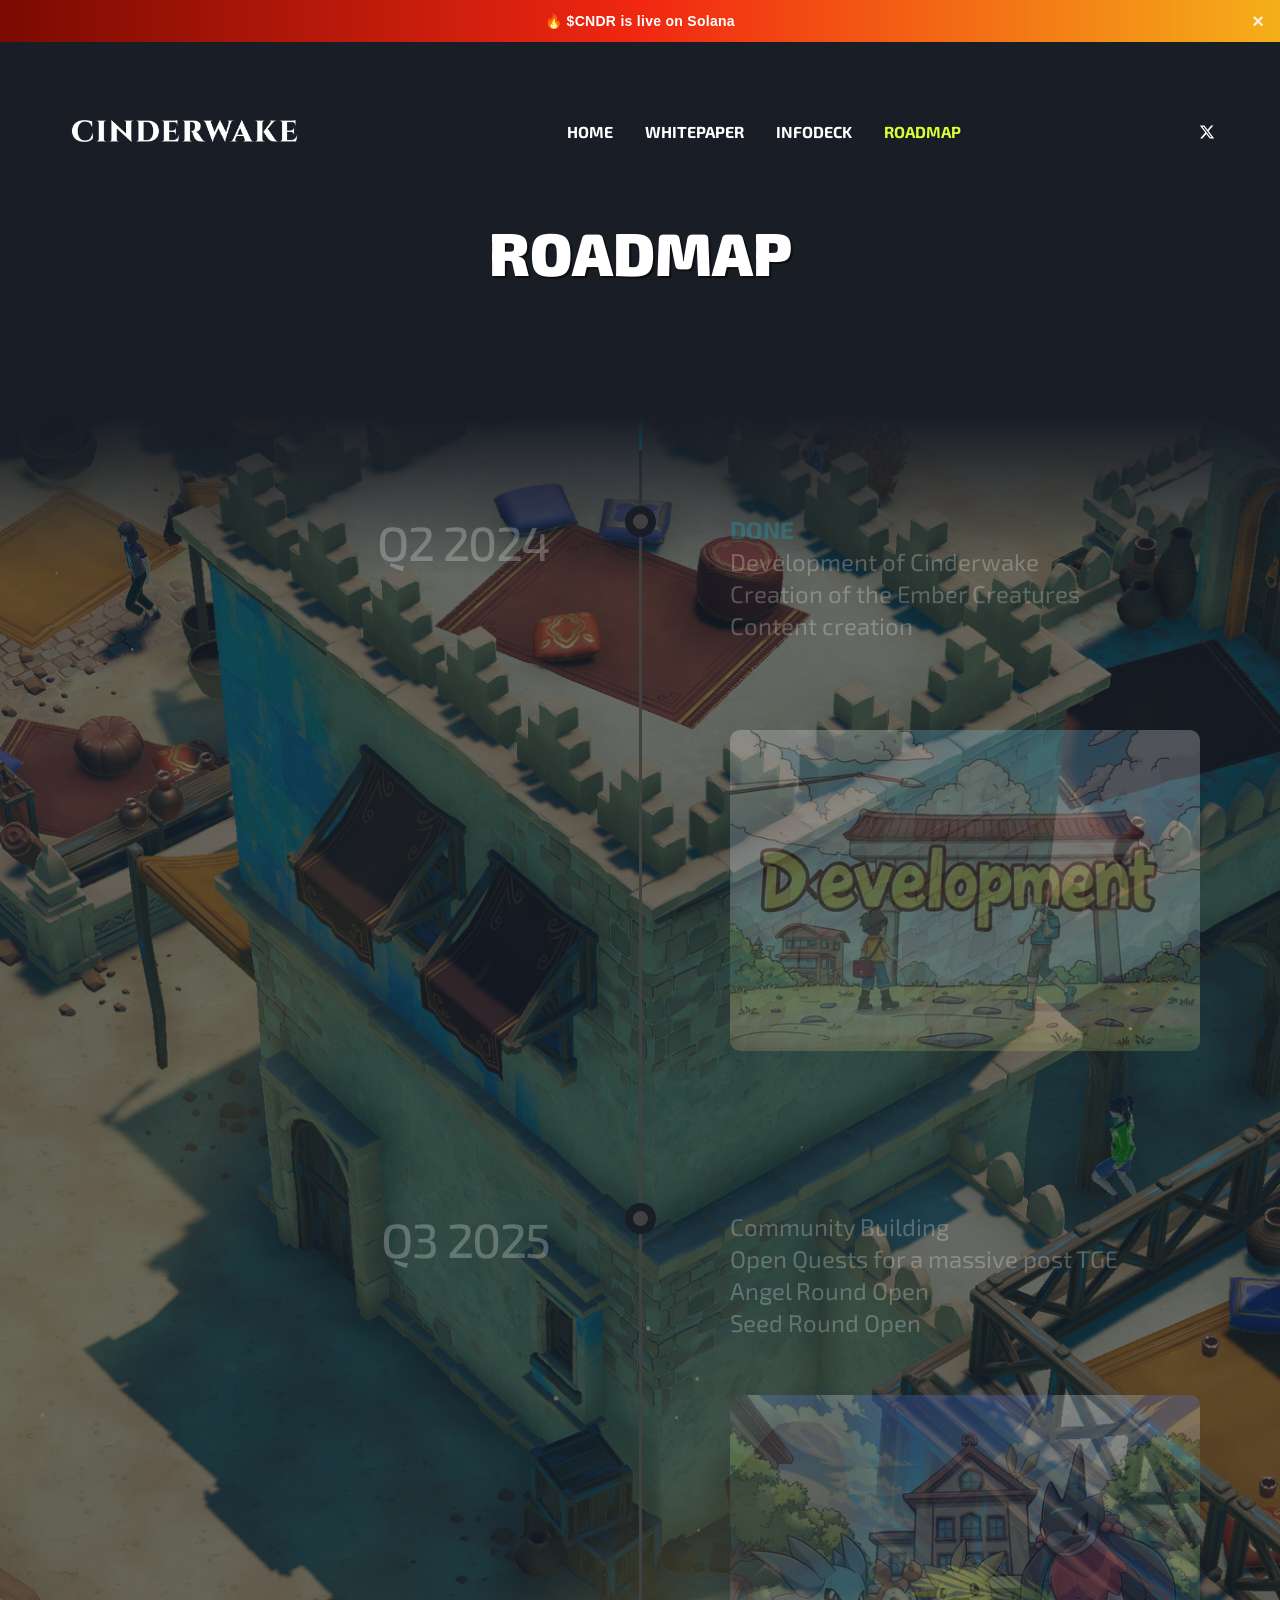
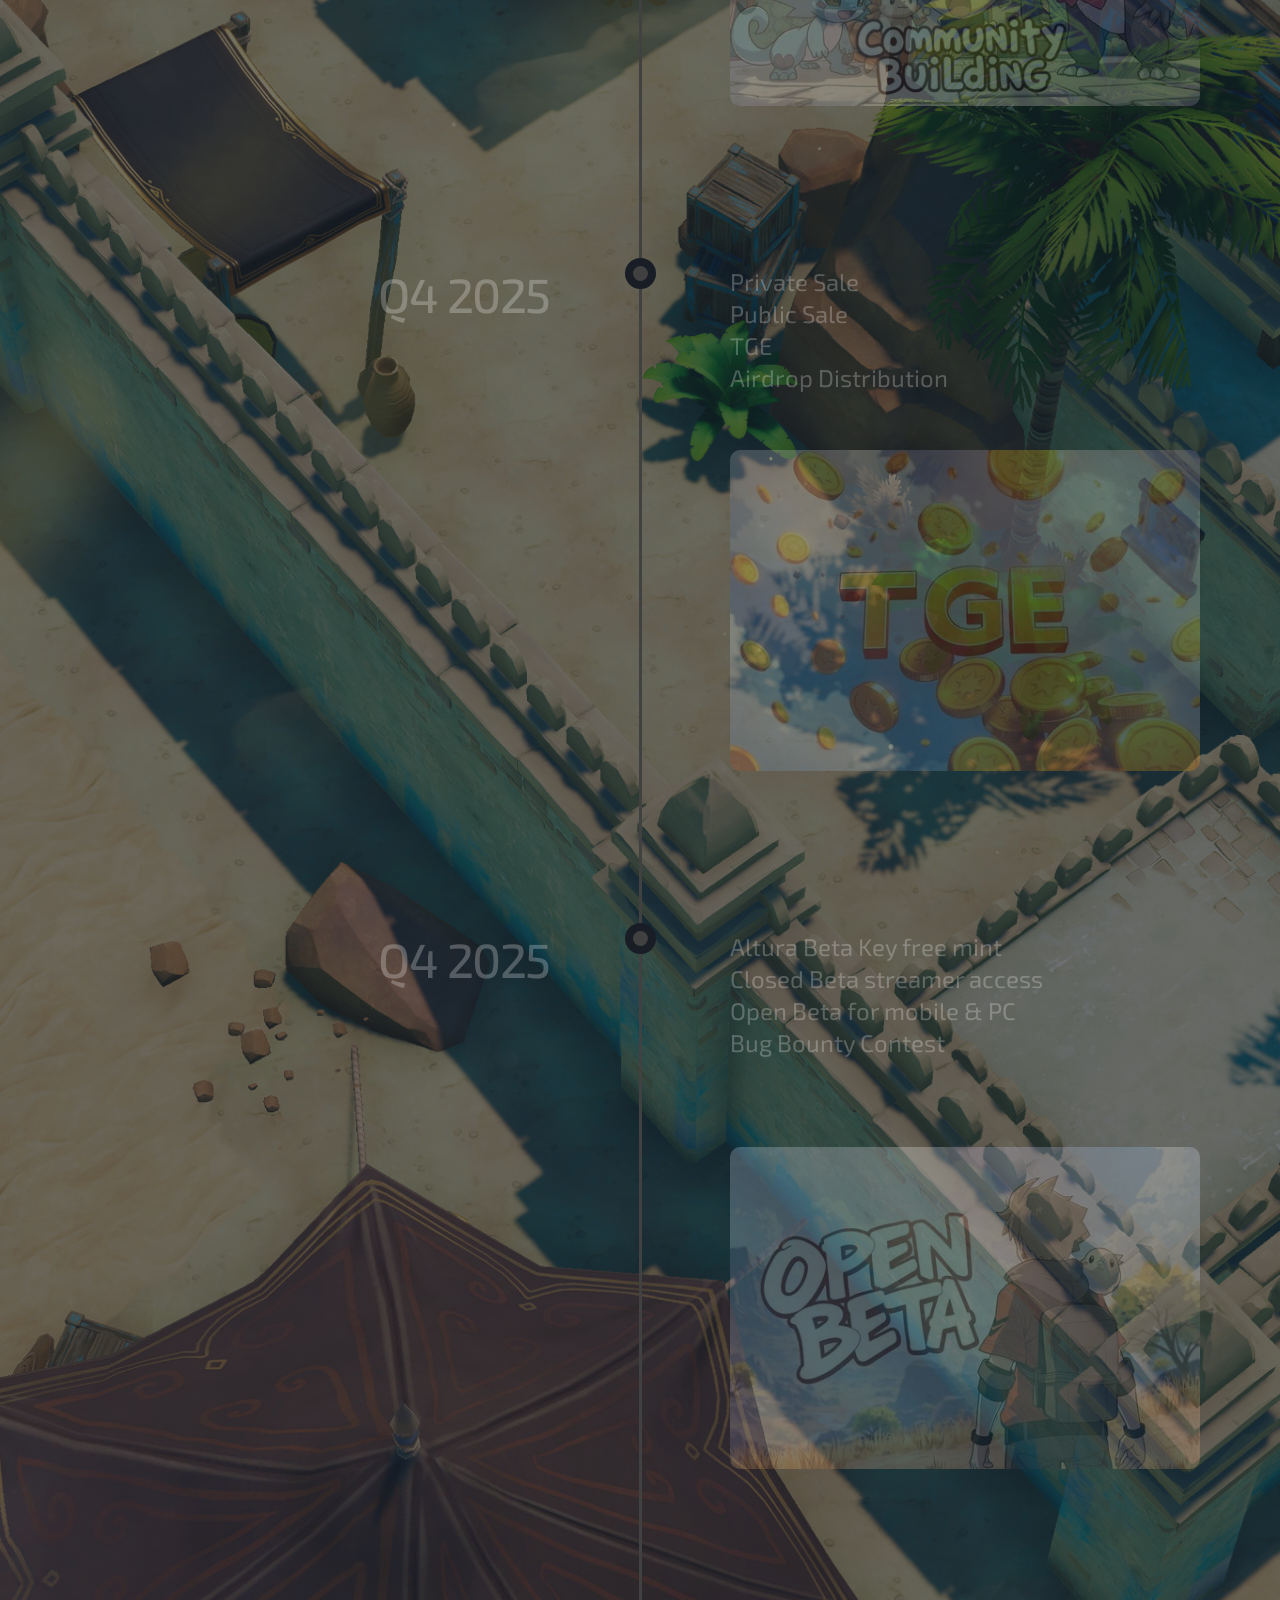
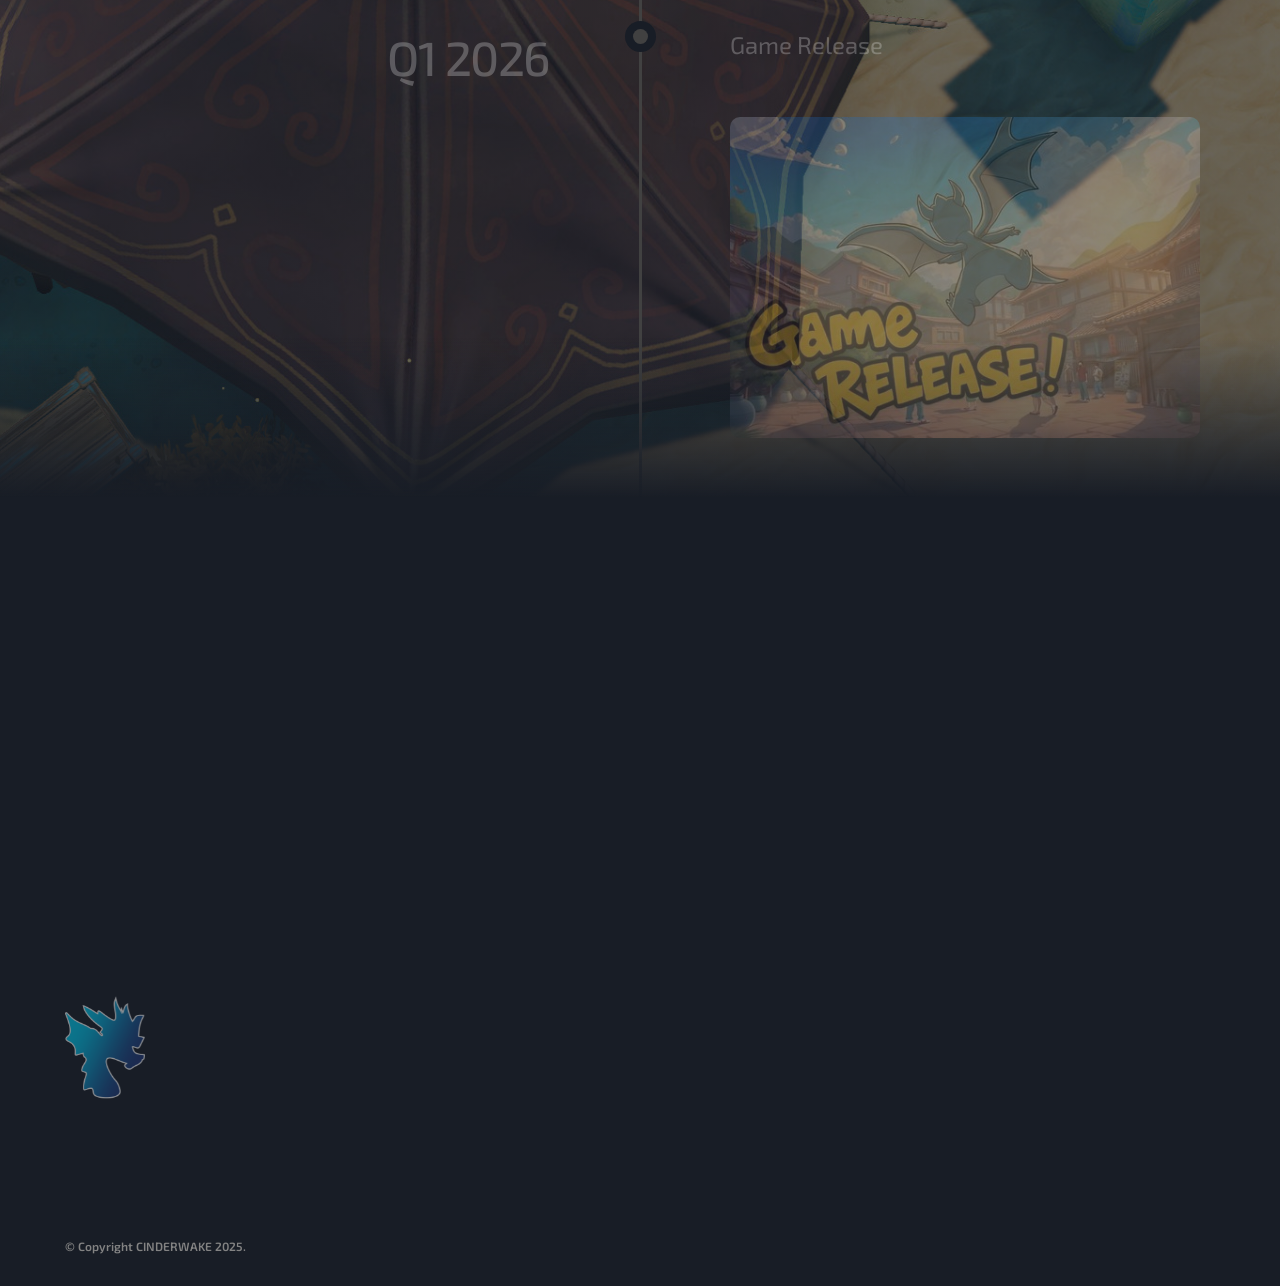
<file: roadmap.html>
﻿<!DOCTYPE html><!-- Last Published: Tue Apr 29 2025 11:38:27 GMT+0000 (Coordinated Universal Time) --><html data-wf-domain="www.emberlore.io" data-wf-page="6612eb48450f7fd06bae9f62" data-wf-site="65edb0c08d0f6e270a85b3d5" lang="en"><head><meta charset="utf-8"><link href="https://cdn.prod.website-files.com" rel="preconnect" crossorigin="anonymous"><title>Cinderwake: A story of dragons and myths.</title><meta content="Embark on an epic journey into Cinderwake, a captivating world where adventure knows no bounds. Explore diverse landscapes, tame mythical creatures, and master innovative game mechanics. Forge your legend and shape your destiny in this immersive gaming experience." name="description"><meta content="Cinderwake: A story of dragons and myths." property="og:title"><meta content="Embark on an epic journey into Cinderwake, a captivating world where adventure knows no bounds. Explore diverse landscapes, tame mythical creatures, and master innovative game mechanics. Forge your legend and shape your destiny in this immersive gaming experience." property="og:description"><meta content="https://cdn.prod.website-files.com/65edb0c08d0f6e270a85b3d5/65fad220a2b759b76d40ac30_emberlore-og.webp" property="og:image"><meta content="Cinderwake: A story of dragons and myths." name="twitter:title"><meta content="Embark on an epic journey into Cinderwake, a captivating world where adventure knows no bounds. Explore diverse landscapes, tame mythical creatures, and master innovative game mechanics. Forge your legend and shape your destiny in this immersive gaming experience." name="twitter:description"><meta content="https://cdn.prod.website-files.com/65edb0c08d0f6e270a85b3d5/65fad220a2b759b76d40ac30_emberlore-og.webp" name="twitter:image"><meta property="og:type" content="website"><meta content="summary_large_image" name="twitter:card"><meta content="width=device-width, initial-scale=1" name="viewport"><link href="65edb0c08d0f6e270a85b3d5/css/emberlore.webflow.shared.68fce3626.min.css" rel="stylesheet" type="text/css"><script type="text/javascript">!function(o,c){var n=c.documentElement,t=" w-mod-";n.className+=t+"js",("ontouchstart"in o||o.DocumentTouch&&c instanceof DocumentTouch)&&(n.className+=t+"touch")}(window,document);</script><link href="65edb0c08d0f6e270a85b3d5/65f2bbc84f11f84de644cb66_favicon.png" rel="shortcut icon" type="image/x-icon"><link href="65edb0c08d0f6e270a85b3d5/65f2bbcc927da76b420b9541_webclip.png" rel="apple-touch-icon"><!-- [Attributes by Finsweet] Disable scrolling -->
<script defer="" src="npm/%40finsweet/attributes-scrolldisable%401/scrolldisable.js"></script></head><body><style>
:root{--cndr-banner-h:42px}
#cndr-solana-banner{position:relative;z-index:1000;display:flex;align-items:center;justify-content:center;gap:8px;height:var(--cndr-banner-h);padding:0 44px;box-sizing:border-box;font-family:Arial,Helvetica,system-ui,sans-serif;font-size:14px;font-weight:700;color:#fff;text-align:center;letter-spacing:.02em;background:linear-gradient(90deg,#7a0a02 0%,#f12711 25%,#f5af19 50%,#f12711 75%,#7a0a02 100%);background-size:200% 100%;animation:cndrFireShift 7s linear infinite;overflow:hidden;white-space:nowrap;}
#cndr-solana-banner strong{font-weight:800}
.nav_wrapper{top:var(--cndr-banner-h)!important}
#cndr-solana-banner button{position:absolute;right:12px;top:50%;transform:translateY(-50%);background:transparent;border:0;color:#fff;font-size:20px;line-height:1;cursor:pointer;opacity:.85;padding:0 4px;}
#cndr-solana-banner button:hover{opacity:1}
@keyframes cndrFireShift{0%{background-position:0% 50%}100%{background-position:200% 50%}}
@keyframes cndrFireFlicker{0%,100%{transform:scale(1) rotate(0);filter:drop-shadow(0 0 2px rgba(255,180,80,.55))}50%{transform:scale(1.18) rotate(-4deg);filter:drop-shadow(0 0 7px rgba(255,140,40,.95))}}
.cndr-fire{display:inline-block;animation:cndrFireFlicker 1.5s ease-in-out infinite}
</style>
<div id="cndr-solana-banner" role="region" aria-label="Announcement"><span><span class="cndr-fire">🔥</span> <strong>$CNDR</strong> is live on Solana</span><button type="button" aria-label="Dismiss announcement" onclick="this.parentNode.style.display='none';document.documentElement.style.setProperty('--cndr-banner-h','0px');">×</button></div><div class="wrap is-roadmap"><div class="nav_wrapper"><div data-animation="default" class="nav_component w-nav" data-easing2="ease" fs-scrolldisable-element="smart-nav" data-easing="ease" data-collapse="medium" data-w-id="f334f4ee-39ba-2723-30ae-fa889d1e36ba" role="banner" data-duration="400"><div class="nav_container"><a href="index.htm" class="nav_logo-link w-nav-brand"><img src="65edb0c08d0f6e270a85b3d5/cinderwake-logo.png" loading="lazy" width="Auto" height="Auto" alt="" srcset="65edb0c08d0f6e270a85b3d5/cinderwake-logo.png 500w, 65edb0c08d0f6e270a85b3d5/cinderwake-logo.png 800w, 65edb0c08d0f6e270a85b3d5/cinderwake-logo.png 1080w, 65edb0c08d0f6e270a85b3d5/cinderwake-logo.png 1600w, 65edb0c08d0f6e270a85b3d5/cinderwake-logo.png 2400w" sizes="(max-width: 479px) 98vw, (max-width: 767px) 99vw, (max-width: 2400px) 100vw, 2400px" class="brand-image"></a><nav role="navigation" class="nav_menu w-nav-menu"><div class="nav_menu-left"><a href="index.htm" class="nav_link">Home</a><a href="#" onclick="return false;" title="Coming soon" target="_blank" class="soon-link w-inline-block"><div class="nav_link">Whitepaper</div></a><a href="#" onclick="return false;" title="Coming soon" class="nav_link">Infodeck</a><a href="roadmap.html" aria-current="page" class="nav_link w--current">Roadmap</a></div><div class="nav_menu-right is-tablet"><div class="nav_button-wrapper"><a href="https://x.com/cinderwakeio" target="_blank" class="opacity-hover w-inline-block"><div class="vectors-wrapper-3 w-embed"><svg xmlns="http://www.w3.org/2000/svg" viewbox="0 0 512 512"><!--!Font Awesome Free 6.5.1 by @fontawesome - https://fontawesome.com License - https://fontawesome.com/license/free Copyright 2024 Fonticons, Inc.--><path fill="currentColor" d="M389.2 48h70.6L305.6 224.2 487 464H345L233.7 318.6 106.5 464H35.8L200.7 275.5 26.8 48H172.4L272.9 180.9 389.2 48zM364.4 421.8h39.1L151.1 88h-42L364.4 421.8z"></path></svg></div></a></div></div></nav><div class="nav_menu-right is-desktop"><div class="nav_button-wrapper"><a href="https://x.com/cinderwakeio" target="_blank" class="opacity-hover w-inline-block"><div class="vectors-wrapper-3 w-embed"><svg xmlns="http://www.w3.org/2000/svg" viewbox="0 0 512 512"><!--!Font Awesome Free 6.5.1 by @fontawesome - https://fontawesome.com License - https://fontawesome.com/license/free Copyright 2024 Fonticons, Inc.--><path fill="currentColor" d="M389.2 48h70.6L305.6 224.2 487 464H345L233.7 318.6 106.5 464H35.8L200.7 275.5 26.8 48H172.4L272.9 180.9 389.2 48zM364.4 421.8h39.1L151.1 88h-42L364.4 421.8z"></path></svg></div></a></div></div><div class="nav_menu-button w-nav-button"><div class="menu-icon_component"><div class="menu-icon_line-top"></div><div class="menu-icon_line-middle"><div class="menu-icon_line-middle-inner"></div></div><div class="menu-icon_line-bottom"></div></div></div></div></div></div><div class="section-timeline-heading"><div class="container"><div class="padding-vertical-large"><div class="timeline-main_heading-wrapper"><div class="margin-bottom-medium"><h1 class="h1 uppercase text-white is-shadow fade-in-200">Roadmap</h1></div><div class="text-2xl font-black text-white max-700 is-shadow fade-in-300 hide">Cinderwake, a crossplay mobile game, immerses players in an open world ripe for exploration.</div></div></div></div></div><div class="section-timeline"><div class="overlay-fade-bottom"></div><div class="overlay-fade-top"></div><div class="container"><div class="timeline_component"><div class="timeline_progress"><div class="timeline_progress-bar"></div></div><div data-w-id="f598eb9b-3ac3-5f23-0cc0-b1598bd8a2d6" class="timeline_item"><div id="w-node-f598eb9b-3ac3-5f23-0cc0-b1598bd8a2d7-6bae9f62" class="timeline_left"><div class="timeline_date-text">Q2 2024</div></div><div id="w-node-f598eb9b-3ac3-5f23-0cc0-b1598bd8a2da-6bae9f62" class="timeline_centre"><div class="timeline_circle"></div></div><div id="w-node-f598eb9b-3ac3-5f23-0cc0-b1598bd8a2dc-6bae9f62" class="timeline_right"><div class="margin-bottom-xlarge"><div class="text-2xl font-black text-white max-700"><strong class="bold-text">DONE<br></strong>Development of Cinderwake<br>Creation of the Ember Creatures<br>Content creation<br><br></div></div><div class="timeline_image-wrapper"><img src="65edb0c08d0f6e270a85b3d5/66e434038d9d318dfdad5cd0_pikaso_texttoimage_cartoon-anime-style-the-text-development-written.jpeg" loading="lazy" width="480" sizes="(max-width: 479px) 100vw, 480px" alt="" srcset="65edb0c08d0f6e270a85b3d5/66e434038d9d318dfdad5cd0_pikaso_texttoimage_cartoon-anime-style-the-text-development-written-p-500.jpeg 500w, 65edb0c08d0f6e270a85b3d5/66e434038d9d318dfdad5cd0_pikaso_texttoimage_cartoon-anime-style-the-text-development-written-p-800.jpeg 800w, 65edb0c08d0f6e270a85b3d5/66e434038d9d318dfdad5cd0_pikaso_texttoimage_cartoon-anime-style-the-text-development-written-p-1080.jpeg 1080w, 65edb0c08d0f6e270a85b3d5/66e434038d9d318dfdad5cd0_pikaso_texttoimage_cartoon-anime-style-the-text-development-written.jpeg 1216w"></div></div></div><div data-w-id="52b753d2-a385-c561-7b0c-c6ce01f4a309" class="timeline_item"><div id="w-node-_52b753d2-a385-c561-7b0c-c6ce01f4a30a-6bae9f62" class="timeline_left"><div class="timeline_date-text">Q3 2025</div></div><div id="w-node-_52b753d2-a385-c561-7b0c-c6ce01f4a30d-6bae9f62" class="timeline_centre"><div class="timeline_circle"></div></div><div id="w-node-_52b753d2-a385-c561-7b0c-c6ce01f4a30f-6bae9f62" class="timeline_right"><div class="margin-bottom-xlarge"><div class="text-2xl font-black text-white max-700">Community Building<br>Open Quests for a massive post TGE <br>Angel Round Open<br>Seed Round Open  <br></div></div><div class="timeline_image-wrapper"><img src="65edb0c08d0f6e270a85b3d5/66e4375e30d5f2bd68a80fdd_pikaso_texttoimage_cartoon-anime-style-pokemon-like-creatures-tamers-%20%281%29.jpeg" loading="lazy" width="480" sizes="(max-width: 479px) 100vw, 480px" alt="" srcset="65edb0c08d0f6e270a85b3d5/66e4375e30d5f2bd68a80fdd_pikaso_texttoimage_cartoon-anime-style-pokemon-like-creatures-tamers-%20%281%29-p-500.jpeg 500w, 65edb0c08d0f6e270a85b3d5/66e4375e30d5f2bd68a80fdd_pikaso_texttoimage_cartoon-anime-style-pokemon-like-creatures-tamers-%20%281%29-p-800.jpeg 800w, 65edb0c08d0f6e270a85b3d5/66e4375e30d5f2bd68a80fdd_pikaso_texttoimage_cartoon-anime-style-pokemon-like-creatures-tamers-%20%281%29-p-1080.jpeg 1080w, 65edb0c08d0f6e270a85b3d5/66e4375e30d5f2bd68a80fdd_pikaso_texttoimage_cartoon-anime-style-pokemon-like-creatures-tamers-%20%281%29.jpeg 1216w"></div></div></div><div data-w-id="fb2a8386-4f6d-0e5f-ca7f-9562b5415572" class="timeline_item"><div id="w-node-fb2a8386-4f6d-0e5f-ca7f-9562b5415573-6bae9f62" class="timeline_left"><div class="timeline_date-text">Q4 2025</div></div><div id="w-node-fb2a8386-4f6d-0e5f-ca7f-9562b5415576-6bae9f62" class="timeline_centre"><div class="timeline_circle"></div></div><div id="w-node-fb2a8386-4f6d-0e5f-ca7f-9562b5415578-6bae9f62" class="timeline_right"><div class="margin-bottom-xlarge"><div class="text-2xl font-black text-white max-700">Private Sale<br>Public Sale<br>TGE<br>Airdrop Distribution<br></div></div><div class="timeline_image-wrapper"><img src="65edb0c08d0f6e270a85b3d5/66e437f4d827fdf0c447651d_pikaso_texttoimage_cartoon-anime-style-coins-flying-the-text-TGE-writ.jpeg" loading="lazy" width="480" sizes="(max-width: 479px) 100vw, 480px" alt="" srcset="65edb0c08d0f6e270a85b3d5/66e437f4d827fdf0c447651d_pikaso_texttoimage_cartoon-anime-style-coins-flying-the-text-TGE-writ-p-500.jpeg 500w, 65edb0c08d0f6e270a85b3d5/66e437f4d827fdf0c447651d_pikaso_texttoimage_cartoon-anime-style-coins-flying-the-text-TGE-writ-p-800.jpeg 800w, 65edb0c08d0f6e270a85b3d5/66e437f4d827fdf0c447651d_pikaso_texttoimage_cartoon-anime-style-coins-flying-the-text-TGE-writ-p-1080.jpeg 1080w, 65edb0c08d0f6e270a85b3d5/66e437f4d827fdf0c447651d_pikaso_texttoimage_cartoon-anime-style-coins-flying-the-text-TGE-writ.jpeg 1216w"></div></div></div><div data-w-id="657e2083-3b31-bb04-ebbe-5935aabd07f8" class="timeline_item"><div id="w-node-_657e2083-3b31-bb04-ebbe-5935aabd07f9-6bae9f62" class="timeline_left"><div class="timeline_date-text">Q4 2025</div></div><div id="w-node-_657e2083-3b31-bb04-ebbe-5935aabd07fc-6bae9f62" class="timeline_centre"><div class="timeline_circle"></div></div><div id="w-node-_657e2083-3b31-bb04-ebbe-5935aabd07fe-6bae9f62" class="timeline_right"><div class="margin-bottom-xlarge"><div class="text-2xl font-black text-white max-700">Altura Beta Key free mint<br>Closed Beta streamer access<br>Open Beta for mobile &amp; PC<br>Bug Bounty Contest<br>‍</div></div><div class="timeline_image-wrapper"><img src="65edb0c08d0f6e270a85b3d5/66e43a5238f781be1020b7a4_pikaso_texttoimage_cartoon-anime-style-player-with-baby-pokemon-creat%20%281%29.jpeg" loading="lazy" width="480" sizes="(max-width: 479px) 100vw, 480px" alt="" srcset="65edb0c08d0f6e270a85b3d5/66e43a5238f781be1020b7a4_pikaso_texttoimage_cartoon-anime-style-player-with-baby-pokemon-creat%20%281%29-p-500.jpeg 500w, 65edb0c08d0f6e270a85b3d5/66e43a5238f781be1020b7a4_pikaso_texttoimage_cartoon-anime-style-player-with-baby-pokemon-creat%20%281%29-p-800.jpeg 800w, 65edb0c08d0f6e270a85b3d5/66e43a5238f781be1020b7a4_pikaso_texttoimage_cartoon-anime-style-player-with-baby-pokemon-creat%20%281%29-p-1080.jpeg 1080w, 65edb0c08d0f6e270a85b3d5/66e43a5238f781be1020b7a4_pikaso_texttoimage_cartoon-anime-style-player-with-baby-pokemon-creat%20%281%29.jpeg 1216w"></div></div></div><div data-w-id="8124001e-5a3d-9c7e-6626-b7a7f5ca1448" class="timeline_item"><div id="w-node-_8124001e-5a3d-9c7e-6626-b7a7f5ca1449-6bae9f62" class="timeline_left"><div class="timeline_date-text">Q1 2026</div></div><div id="w-node-_8124001e-5a3d-9c7e-6626-b7a7f5ca144c-6bae9f62" class="timeline_centre"><div class="timeline_circle"></div></div><div id="w-node-_8124001e-5a3d-9c7e-6626-b7a7f5ca144e-6bae9f62" class="timeline_right"><div class="margin-bottom-xlarge"><div class="text-2xl font-black text-white max-700">Game Release</div></div><div class="timeline_image-wrapper"><img src="65edb0c08d0f6e270a85b3d5/66e43b768213e007e85223b6_pikaso_texttoimage_cartoon-anime-style-party-in-ancient-Japanese-town.jpeg" loading="lazy" width="480" sizes="(max-width: 479px) 100vw, 480px" alt="" srcset="65edb0c08d0f6e270a85b3d5/66e43b768213e007e85223b6_pikaso_texttoimage_cartoon-anime-style-party-in-ancient-Japanese-town-p-500.jpeg 500w, 65edb0c08d0f6e270a85b3d5/66e43b768213e007e85223b6_pikaso_texttoimage_cartoon-anime-style-party-in-ancient-Japanese-town-p-800.jpeg 800w, 65edb0c08d0f6e270a85b3d5/66e43b768213e007e85223b6_pikaso_texttoimage_cartoon-anime-style-party-in-ancient-Japanese-town-p-1080.jpeg 1080w, 65edb0c08d0f6e270a85b3d5/66e43b768213e007e85223b6_pikaso_texttoimage_cartoon-anime-style-party-in-ancient-Japanese-town.jpeg 1216w"></div></div></div><div></div></div></div></div><section class="section"><div class="w-layout-blockcontainer container w-container"><div class="section-news"><div class="ads-block"><div class="max-625"><div class="text-center"><p class="text-3xl font-black uppercase text-white weight-700 fade-in-200">Stay up to date by following our socials!</p></div></div><div class="download-apps fade-in-300"></div></div></div></div></section><div class="footer"><div class="container is-footer"><div class="footer-content"><div class="footer-column"><div class="logo"><a href="index.htm" class="fade-in-100 w-inline-block"><img src="65edb0c08d0f6e270a85b3d5/65edf3df8883cfba23c4cc61_head%202.png" loading="lazy" width="150.79844665527344" height="70.2705307006836" alt="" srcset="65edb0c08d0f6e270a85b3d5/65edf3df8883cfba23c4cc61_head%202-p-500.png 500w, 65edb0c08d0f6e270a85b3d5/65edf3df8883cfba23c4cc61_head%202-p-800.png 800w, 65edb0c08d0f6e270a85b3d5/65edf3df8883cfba23c4cc61_head%202-p-1080.png 1080w, 65edb0c08d0f6e270a85b3d5/65edf3df8883cfba23c4cc61_head%202-p-1600.png 1600w, 65edb0c08d0f6e270a85b3d5/65edf3df8883cfba23c4cc61_head%202-p-2000.png 2000w, 65edb0c08d0f6e270a85b3d5/65edf3df8883cfba23c4cc61_head%202-p-2600.png 2600w, 65edb0c08d0f6e270a85b3d5/65edf3df8883cfba23c4cc61_head%202.png 3199w" sizes="150.796875px" class="footer-brand-logo"></a></div><div class="footer-menu-links fade-in-400"><a href="index.htm" class="opacity-hover w-inline-block"><div class="footer-link">Home</div></a><a data-w-id="b6670993-d872-7fd7-d402-59e4d78cd93d" href="#" onclick="return false;" title="Coming soon" target="_blank" class="footer-link-soon w-inline-block"><div class="footer-link">Whitepaper</div></a><a href="#" onclick="return false;" title="Coming soon" class="opacity-hover w-inline-block"><div class="footer-link">Infodeck</div></a><a href="roadmap.html" aria-current="page" class="opacity-hover w-inline-block w--current"><div class="footer-link">Roadmap</div></a></div><div class="footer-social-links fade-in-500"><a href="https://x.com/cinderwakeio" target="_blank" class="social-media-link opacity-hover"><img src="65edb0c08d0f6e270a85b3d5/65edb0c08d0f6e270a85b46f_Vectors-Wrapper.svg" loading="lazy" width="18.628662109375" height="14.470244407653809" alt="" class="vectors-wrapper-52"></a></div><div class="divider-footer-gradient fade-in-600"></div><div class="website-copy"><p class="text-xs font-semibold text-grey">© Copyright CINDERWAKE 2025. </p></div></div></div></div><div data-w-id="f4044516-5339-81cd-c747-863c28a17144" class="walking-wrappper"><img src="65edb0c08d0f6e270a85b3d5/65febe58690b558ee5e28cb8_gifmaker_me.gif" loading="lazy" alt="" class="walking-in"></div></div></div><script src="js/jquery-3.5.1.min.dc5e7f18c8.js?site=65edb0c08d0f6e270a85b3d5" type="text/javascript" integrity="sha256-9/aliU8dGd2tb6OSsuzixeV4y/faTqgFtohetphbbj0=" crossorigin="anonymous"></script><script src="65edb0c08d0f6e270a85b3d5/js/webflow.schunk.4a394eb5af8156f2.js" type="text/javascript"></script><script src="65edb0c08d0f6e270a85b3d5/js/webflow.schunk.88e7e05d22144a74.js" type="text/javascript"></script><script src="65edb0c08d0f6e270a85b3d5/js/webflow.f52cdfb4.03f10e0a35a5067b.js" type="text/javascript"></script><script>
var Webflow = Webflow || [];
Webflow.push(function() {

  $('.tab-wrapper').on('click', '.tab_previous, .tab_next', function() {

    var direction = $(this).hasClass('tab_previous') ? -1 : 1;
    var tablinks = $(this).parent().find('.w-tab-menu');
    var index = tablinks.find('.w--current').index() + direction;
    index = index >= tablinks.children().length ? 0 : index;
    tablinks.find('.w-tab-link').eq(index).trigger('click');

  }); 

});
</script></body></html>
</file>
<file: 65edb0c08d0f6e270a85b3d5/css/emberlore.webflow.shared.68fce3626.min.css>
﻿html{-webkit-text-size-adjust:100%;-ms-text-size-adjust:100%;font-family:sans-serif}body{margin:0}article,aside,details,figcaption,figure,footer,header,hgroup,main,menu,nav,section,summary{display:block}audio,canvas,progress,video{vertical-align:baseline;display:inline-block}audio:not([controls]){height:0;display:none}[hidden],template{display:none}a{background-color:#0000}a:active,a:hover{outline:0}abbr[title]{border-bottom:1px dotted}b,strong{font-weight:700}dfn{font-style:italic}h1{margin:.67em 0;font-size:2em}mark{color:#000;background:#ff0}small{font-size:80%}sub,sup{vertical-align:baseline;font-size:75%;line-height:0;position:relative}sup{top:-.5em}sub{bottom:-.25em}img{border:0}svg:not(:root){overflow:hidden}hr{box-sizing:content-box;height:0}pre{overflow:auto}code,kbd,pre,samp{font-family:monospace;font-size:1em}button,input,optgroup,select,textarea{color:inherit;font:inherit;margin:0}button{overflow:visible}button,select{text-transform:none}button,html input[type=button],input[type=reset]{-webkit-appearance:button;cursor:pointer}button[disabled],html input[disabled]{cursor:default}button::-moz-focus-inner,input::-moz-focus-inner{border:0;padding:0}input{line-height:normal}input[type=checkbox],input[type=radio]{box-sizing:border-box;padding:0}input[type=number]::-webkit-inner-spin-button,input[type=number]::-webkit-outer-spin-button{height:auto}input[type=search]{-webkit-appearance:none}input[type=search]::-webkit-search-cancel-button,input[type=search]::-webkit-search-decoration{-webkit-appearance:none}legend{border:0;padding:0}textarea{overflow:auto}optgroup{font-weight:700}table{border-collapse:collapse;border-spacing:0}td,th{padding:0}@font-face{font-family:webflow-icons;src:url([data-uri])format("truetype");font-weight:400;font-style:normal}[class^=w-icon-],[class*=\ w-icon-]{speak:none;font-variant:normal;text-transform:none;-webkit-font-smoothing:antialiased;-moz-osx-font-smoothing:grayscale;font-style:normal;font-weight:400;line-height:1;font-family:webflow-icons!important}.w-icon-slider-right:before{content:""}.w-icon-slider-left:before{content:""}.w-icon-nav-menu:before{content:""}.w-icon-arrow-down:before,.w-icon-dropdown-toggle:before{content:""}.w-icon-file-upload-remove:before{content:""}.w-icon-file-upload-icon:before{content:""}*{box-sizing:border-box}html{height:100%}body{color:#333;background-color:#fff;min-height:100%;margin:0;font-family:Arial,sans-serif;font-size:14px;line-height:20px}img{vertical-align:middle;max-width:100%;display:inline-block}html.w-mod-touch *{background-attachment:scroll!important}.w-block{display:block}.w-inline-block{max-width:100%;display:inline-block}.w-clearfix:before,.w-clearfix:after{content:" ";grid-area:1/1/2/2;display:table}.w-clearfix:after{clear:both}.w-hidden{display:none}.w-button{color:#fff;line-height:inherit;cursor:pointer;background-color:#3898ec;border:0;border-radius:0;padding:9px 15px;text-decoration:none;display:inline-block}input.w-button{-webkit-appearance:button}html[data-w-dynpage] [data-w-cloak]{color:#0000!important}.w-code-block{margin:unset}pre.w-code-block code{all:inherit}.w-optimization{display:contents}.w-webflow-badge,.w-webflow-badge>img{box-sizing:unset;width:unset;height:unset;max-height:unset;max-width:unset;min-height:unset;min-width:unset;margin:unset;padding:unset;float:unset;clear:unset;border:unset;border-radius:unset;background:unset;background-image:unset;background-position:unset;background-size:unset;background-repeat:unset;background-origin:unset;background-clip:unset;background-attachment:unset;background-color:unset;box-shadow:unset;transform:unset;direction:unset;font-family:unset;font-weight:unset;color:unset;font-size:unset;line-height:unset;font-style:unset;font-variant:unset;text-align:unset;letter-spacing:unset;-webkit-text-decoration:unset;text-decoration:unset;text-indent:unset;text-transform:unset;list-style-type:unset;text-shadow:unset;vertical-align:unset;cursor:unset;white-space:unset;word-break:unset;word-spacing:unset;word-wrap:unset;transition:unset}.w-webflow-badge{white-space:nowrap;cursor:pointer;box-shadow:0 0 0 1px #0000001a,0 1px 3px #0000001a;visibility:visible!important;opacity:1!important;z-index:2147483647!important;color:#aaadb0!important;overflow:unset!important;background-color:#fff!important;border-radius:3px!important;width:auto!important;height:auto!important;margin:0!important;padding:6px!important;font-size:12px!important;line-height:14px!important;text-decoration:none!important;display:inline-block!important;position:fixed!important;inset:auto 12px 12px auto!important;transform:none!important}.w-webflow-badge>img{position:unset;visibility:unset!important;opacity:1!important;vertical-align:middle!important;display:inline-block!important}h1,h2,h3,h4,h5,h6{margin-bottom:10px;font-weight:700}h1{margin-top:20px;font-size:38px;line-height:44px}h2{margin-top:20px;font-size:32px;line-height:36px}h3{margin-top:20px;font-size:24px;line-height:30px}h4{margin-top:10px;font-size:18px;line-height:24px}h5{margin-top:10px;font-size:14px;line-height:20px}h6{margin-top:10px;font-size:12px;line-height:18px}p{margin-top:0;margin-bottom:10px}blockquote{border-left:5px solid #e2e2e2;margin:0 0 10px;padding:10px 20px;font-size:18px;line-height:22px}figure{margin:0 0 10px}figcaption{text-align:center;margin-top:5px}ul,ol{margin-top:0;margin-bottom:10px;padding-left:40px}.w-list-unstyled{padding-left:0;list-style:none}.w-embed:before,.w-embed:after{content:" ";grid-area:1/1/2/2;display:table}.w-embed:after{clear:both}.w-video{width:100%;padding:0;position:relative}.w-video iframe,.w-video object,.w-video embed{border:none;width:100%;height:100%;position:absolute;top:0;left:0}fieldset{border:0;margin:0;padding:0}button,[type=button],[type=reset]{cursor:pointer;-webkit-appearance:button;border:0}.w-form{margin:0 0 15px}.w-form-done{text-align:center;background-color:#ddd;padding:20px;display:none}.w-form-fail{background-color:#ffdede;margin-top:10px;padding:10px;display:none}label{margin-bottom:5px;font-weight:700;display:block}.w-input,.w-select{color:#333;vertical-align:middle;background-color:#fff;border:1px solid #ccc;width:100%;height:38px;margin-bottom:10px;padding:8px 12px;font-size:14px;line-height:1.42857;display:block}.w-input::placeholder,.w-select::placeholder{color:#999}.w-input:focus,.w-select:focus{border-color:#3898ec;outline:0}.w-input[disabled],.w-select[disabled],.w-input[readonly],.w-select[readonly],fieldset[disabled] .w-input,fieldset[disabled] .w-select{cursor:not-allowed}.w-input[disabled]:not(.w-input-disabled),.w-select[disabled]:not(.w-input-disabled),.w-input[readonly],.w-select[readonly],fieldset[disabled]:not(.w-input-disabled) .w-input,fieldset[disabled]:not(.w-input-disabled) .w-select{background-color:#eee}textarea.w-input,textarea.w-select{height:auto}.w-select{background-color:#f3f3f3}.w-select[multiple]{height:auto}.w-form-label{cursor:pointer;margin-bottom:0;font-weight:400;display:inline-block}.w-radio{margin-bottom:5px;padding-left:20px;display:block}.w-radio:before,.w-radio:after{content:" ";grid-area:1/1/2/2;display:table}.w-radio:after{clear:both}.w-radio-input{float:left;margin:3px 0 0 -20px;line-height:normal}.w-file-upload{margin-bottom:10px;display:block}.w-file-upload-input{opacity:0;z-index:-100;width:.1px;height:.1px;position:absolute;overflow:hidden}.w-file-upload-default,.w-file-upload-uploading,.w-file-upload-success{color:#333;display:inline-block}.w-file-upload-error{margin-top:10px;display:block}.w-file-upload-default.w-hidden,.w-file-upload-uploading.w-hidden,.w-file-upload-error.w-hidden,.w-file-upload-success.w-hidden{display:none}.w-file-upload-uploading-btn{cursor:pointer;background-color:#fafafa;border:1px solid #ccc;margin:0;padding:8px 12px;font-size:14px;font-weight:400;display:flex}.w-file-upload-file{background-color:#fafafa;border:1px solid #ccc;flex-grow:1;justify-content:space-between;margin:0;padding:8px 9px 8px 11px;display:flex}.w-file-upload-file-name{font-size:14px;font-weight:400;display:block}.w-file-remove-link{cursor:pointer;width:auto;height:auto;margin-top:3px;margin-left:10px;padding:3px;display:block}.w-icon-file-upload-remove{margin:auto;font-size:10px}.w-file-upload-error-msg{color:#ea384c;padding:2px 0;display:inline-block}.w-file-upload-info{padding:0 12px;line-height:38px;display:inline-block}.w-file-upload-label{cursor:pointer;background-color:#fafafa;border:1px solid #ccc;margin:0;padding:8px 12px;font-size:14px;font-weight:400;display:inline-block}.w-icon-file-upload-icon,.w-icon-file-upload-uploading{width:20px;margin-right:8px;display:inline-block}.w-icon-file-upload-uploading{height:20px}.w-container{max-width:940px;margin-left:auto;margin-right:auto}.w-container:before,.w-container:after{content:" ";grid-area:1/1/2/2;display:table}.w-container:after{clear:both}.w-container .w-row{margin-left:-10px;margin-right:-10px}.w-row:before,.w-row:after{content:" ";grid-area:1/1/2/2;display:table}.w-row:after{clear:both}.w-row .w-row{margin-left:0;margin-right:0}.w-col{float:left;width:100%;min-height:1px;padding-left:10px;padding-right:10px;position:relative}.w-col .w-col{padding-left:0;padding-right:0}.w-col-1{width:8.33333%}.w-col-2{width:16.6667%}.w-col-3{width:25%}.w-col-4{width:33.3333%}.w-col-5{width:41.6667%}.w-col-6{width:50%}.w-col-7{width:58.3333%}.w-col-8{width:66.6667%}.w-col-9{width:75%}.w-col-10{width:83.3333%}.w-col-11{width:91.6667%}.w-col-12{width:100%}.w-hidden-main{display:none!important}@media screen and (max-width:991px){.w-container{max-width:728px}.w-hidden-main{display:inherit!important}.w-hidden-medium{display:none!important}.w-col-medium-1{width:8.33333%}.w-col-medium-2{width:16.6667%}.w-col-medium-3{width:25%}.w-col-medium-4{width:33.3333%}.w-col-medium-5{width:41.6667%}.w-col-medium-6{width:50%}.w-col-medium-7{width:58.3333%}.w-col-medium-8{width:66.6667%}.w-col-medium-9{width:75%}.w-col-medium-10{width:83.3333%}.w-col-medium-11{width:91.6667%}.w-col-medium-12{width:100%}.w-col-stack{width:100%;left:auto;right:auto}}@media screen and (max-width:767px){.w-hidden-main,.w-hidden-medium{display:inherit!important}.w-hidden-small{display:none!important}.w-row,.w-container .w-row{margin-left:0;margin-right:0}.w-col{width:100%;left:auto;right:auto}.w-col-small-1{width:8.33333%}.w-col-small-2{width:16.6667%}.w-col-small-3{width:25%}.w-col-small-4{width:33.3333%}.w-col-small-5{width:41.6667%}.w-col-small-6{width:50%}.w-col-small-7{width:58.3333%}.w-col-small-8{width:66.6667%}.w-col-small-9{width:75%}.w-col-small-10{width:83.3333%}.w-col-small-11{width:91.6667%}.w-col-small-12{width:100%}}@media screen and (max-width:479px){.w-container{max-width:none}.w-hidden-main,.w-hidden-medium,.w-hidden-small{display:inherit!important}.w-hidden-tiny{display:none!important}.w-col{width:100%}.w-col-tiny-1{width:8.33333%}.w-col-tiny-2{width:16.6667%}.w-col-tiny-3{width:25%}.w-col-tiny-4{width:33.3333%}.w-col-tiny-5{width:41.6667%}.w-col-tiny-6{width:50%}.w-col-tiny-7{width:58.3333%}.w-col-tiny-8{width:66.6667%}.w-col-tiny-9{width:75%}.w-col-tiny-10{width:83.3333%}.w-col-tiny-11{width:91.6667%}.w-col-tiny-12{width:100%}}.w-widget{position:relative}.w-widget-map{width:100%;height:400px}.w-widget-map label{width:auto;display:inline}.w-widget-map img{max-width:inherit}.w-widget-map .gm-style-iw{text-align:center}.w-widget-map .gm-style-iw>button{display:none!important}.w-widget-twitter{overflow:hidden}.w-widget-twitter-count-shim{vertical-align:top;text-align:center;background:#fff;border:1px solid #758696;border-radius:3px;width:28px;height:20px;display:inline-block;position:relative}.w-widget-twitter-count-shim *{pointer-events:none;-webkit-user-select:none;user-select:none}.w-widget-twitter-count-shim .w-widget-twitter-count-inner{text-align:center;color:#999;font-family:serif;font-size:15px;line-height:12px;position:relative}.w-widget-twitter-count-shim .w-widget-twitter-count-clear{display:block;position:relative}.w-widget-twitter-count-shim.w--large{width:36px;height:28px}.w-widget-twitter-count-shim.w--large .w-widget-twitter-count-inner{font-size:18px;line-height:18px}.w-widget-twitter-count-shim:not(.w--vertical){margin-left:5px;margin-right:8px}.w-widget-twitter-count-shim:not(.w--vertical).w--large{margin-left:6px}.w-widget-twitter-count-shim:not(.w--vertical):before,.w-widget-twitter-count-shim:not(.w--vertical):after{content:" ";pointer-events:none;border:solid #0000;width:0;height:0;position:absolute;top:50%;left:0}.w-widget-twitter-count-shim:not(.w--vertical):before{border-width:4px;border-color:#75869600 #5d6c7b #75869600 #75869600;margin-top:-4px;margin-left:-9px}.w-widget-twitter-count-shim:not(.w--vertical).w--large:before{border-width:5px;margin-top:-5px;margin-left:-10px}.w-widget-twitter-count-shim:not(.w--vertical):after{border-width:4px;border-color:#fff0 #fff #fff0 #fff0;margin-top:-4px;margin-left:-8px}.w-widget-twitter-count-shim:not(.w--vertical).w--large:after{border-width:5px;margin-top:-5px;margin-left:-9px}.w-widget-twitter-count-shim.w--vertical{width:61px;height:33px;margin-bottom:8px}.w-widget-twitter-count-shim.w--vertical:before,.w-widget-twitter-count-shim.w--vertical:after{content:" ";pointer-events:none;border:solid #0000;width:0;height:0;position:absolute;top:100%;left:50%}.w-widget-twitter-count-shim.w--vertical:before{border-width:5px;border-color:#5d6c7b #75869600 #75869600;margin-left:-5px}.w-widget-twitter-count-shim.w--vertical:after{border-width:4px;border-color:#fff #fff0 #fff0;margin-left:-4px}.w-widget-twitter-count-shim.w--vertical .w-widget-twitter-count-inner{font-size:18px;line-height:22px}.w-widget-twitter-count-shim.w--vertical.w--large{width:76px}.w-background-video{color:#fff;height:500px;position:relative;overflow:hidden}.w-background-video>video{object-fit:cover;z-index:-100;background-position:50%;background-size:cover;width:100%;height:100%;margin:auto;position:absolute;inset:-100%}.w-background-video>video::-webkit-media-controls-start-playback-button{-webkit-appearance:none;display:none!important}.w-background-video--control{background-color:#0000;padding:0;position:absolute;bottom:1em;right:1em}.w-background-video--control>[hidden]{display:none!important}.w-slider{text-align:center;clear:both;-webkit-tap-highlight-color:#0000;tap-highlight-color:#0000;background:#ddd;height:300px;position:relative}.w-slider-mask{z-index:1;white-space:nowrap;height:100%;display:block;position:relative;left:0;right:0;overflow:hidden}.w-slide{vertical-align:top;white-space:normal;text-align:left;width:100%;height:100%;display:inline-block;position:relative}.w-slider-nav{z-index:2;text-align:center;-webkit-tap-highlight-color:#0000;tap-highlight-color:#0000;height:40px;margin:auto;padding-top:10px;position:absolute;inset:auto 0 0}.w-slider-nav.w-round>div{border-radius:100%}.w-slider-nav.w-num>div{font-size:inherit;line-height:inherit;width:auto;height:auto;padding:.2em .5em}.w-slider-nav.w-shadow>div{box-shadow:0 0 3px #3336}.w-slider-nav-invert{color:#fff}.w-slider-nav-invert>div{background-color:#2226}.w-slider-nav-invert>div.w-active{background-color:#222}.w-slider-dot{cursor:pointer;background-color:#fff6;width:1em;height:1em;margin:0 3px .5em;transition:background-color .1s,color .1s;display:inline-block;position:relative}.w-slider-dot.w-active{background-color:#fff}.w-slider-dot:focus{outline:none;box-shadow:0 0 0 2px #fff}.w-slider-dot:focus.w-active{box-shadow:none}.w-slider-arrow-left,.w-slider-arrow-right{cursor:pointer;color:#fff;-webkit-tap-highlight-color:#0000;tap-highlight-color:#0000;-webkit-user-select:none;user-select:none;width:80px;margin:auto;font-size:40px;position:absolute;inset:0;overflow:hidden}.w-slider-arrow-left [class^=w-icon-],.w-slider-arrow-right [class^=w-icon-],.w-slider-arrow-left [class*=\ w-icon-],.w-slider-arrow-right [class*=\ w-icon-]{position:absolute}.w-slider-arrow-left:focus,.w-slider-arrow-right:focus{outline:0}.w-slider-arrow-left{z-index:3;right:auto}.w-slider-arrow-right{z-index:4;left:auto}.w-icon-slider-left,.w-icon-slider-right{width:1em;height:1em;margin:auto;inset:0}.w-slider-aria-label{clip:rect(0 0 0 0);border:0;width:1px;height:1px;margin:-1px;padding:0;position:absolute;overflow:hidden}.w-slider-force-show{display:block!important}.w-dropdown{text-align:left;z-index:900;margin-left:auto;margin-right:auto;display:inline-block;position:relative}.w-dropdown-btn,.w-dropdown-toggle,.w-dropdown-link{vertical-align:top;color:#222;text-align:left;white-space:nowrap;margin-left:auto;margin-right:auto;padding:20px;text-decoration:none;position:relative}.w-dropdown-toggle{-webkit-user-select:none;user-select:none;cursor:pointer;padding-right:40px;display:inline-block}.w-dropdown-toggle:focus{outline:0}.w-icon-dropdown-toggle{width:1em;height:1em;margin:auto 20px auto auto;position:absolute;top:0;bottom:0;right:0}.w-dropdown-list{background:#ddd;min-width:100%;display:none;position:absolute}.w-dropdown-list.w--open{display:block}.w-dropdown-link{color:#222;padding:10px 20px;display:block}.w-dropdown-link.w--current{color:#0082f3}.w-dropdown-link:focus{outline:0}@media screen and (max-width:767px){.w-nav-brand{padding-left:10px}}.w-lightbox-backdrop{cursor:auto;letter-spacing:normal;text-indent:0;text-shadow:none;text-transform:none;visibility:visible;white-space:normal;word-break:normal;word-spacing:normal;word-wrap:normal;color:#fff;text-align:center;z-index:2000;opacity:0;-webkit-user-select:none;-moz-user-select:none;-webkit-tap-highlight-color:transparent;background:#000000e6;outline:0;font-family:Helvetica Neue,Helvetica,Ubuntu,Segoe UI,Verdana,sans-serif;font-size:17px;font-style:normal;font-weight:300;line-height:1.2;list-style:disc;position:fixed;inset:0;-webkit-transform:translate(0)}.w-lightbox-backdrop,.w-lightbox-container{-webkit-overflow-scrolling:touch;height:100%;overflow:auto}.w-lightbox-content{height:100vh;position:relative;overflow:hidden}.w-lightbox-view{opacity:0;width:100vw;height:100vh;position:absolute}.w-lightbox-view:before{content:"";height:100vh}.w-lightbox-group,.w-lightbox-group .w-lightbox-view,.w-lightbox-group .w-lightbox-view:before{height:86vh}.w-lightbox-frame,.w-lightbox-view:before{vertical-align:middle;display:inline-block}.w-lightbox-figure{margin:0;position:relative}.w-lightbox-group .w-lightbox-figure{cursor:pointer}.w-lightbox-img{width:auto;max-width:none;height:auto}.w-lightbox-image{float:none;max-width:100vw;max-height:100vh;display:block}.w-lightbox-group .w-lightbox-image{max-height:86vh}.w-lightbox-caption{text-align:left;text-overflow:ellipsis;white-space:nowrap;background:#0006;padding:.5em 1em;position:absolute;bottom:0;left:0;right:0;overflow:hidden}.w-lightbox-embed{width:100%;height:100%;position:absolute;inset:0}.w-lightbox-control{cursor:pointer;background-position:50%;background-repeat:no-repeat;background-size:24px;width:4em;transition:all .3s;position:absolute;top:0}.w-lightbox-left{background-image:url([data-uri]);display:none;bottom:0;left:0}.w-lightbox-right{background-image:url([data-uri]);display:none;bottom:0;right:0}.w-lightbox-close{background-image:url([data-uri]);background-size:18px;height:2.6em;right:0}.w-lightbox-strip{white-space:nowrap;padding:0 1vh;line-height:0;position:absolute;bottom:0;left:0;right:0;overflow:auto hidden}.w-lightbox-item{box-sizing:content-box;cursor:pointer;width:10vh;padding:2vh 1vh;display:inline-block;-webkit-transform:translate(0,0)}.w-lightbox-active{opacity:.3}.w-lightbox-thumbnail{background:#222;height:10vh;position:relative;overflow:hidden}.w-lightbox-thumbnail-image{position:absolute;top:0;left:0}.w-lightbox-thumbnail .w-lightbox-tall{width:100%;top:50%;transform:translateY(-50%)}.w-lightbox-thumbnail .w-lightbox-wide{height:100%;left:50%;transform:translate(-50%)}.w-lightbox-spinner{box-sizing:border-box;border:5px solid #0006;border-radius:50%;width:40px;height:40px;margin-top:-20px;margin-left:-20px;animation:.8s linear infinite spin;position:absolute;top:50%;left:50%}.w-lightbox-spinner:after{content:"";border:3px solid #0000;border-bottom-color:#fff;border-radius:50%;position:absolute;inset:-4px}.w-lightbox-hide{display:none}.w-lightbox-noscroll{overflow:hidden}@media (min-width:768px){.w-lightbox-content{height:96vh;margin-top:2vh}.w-lightbox-view,.w-lightbox-view:before{height:96vh}.w-lightbox-group,.w-lightbox-group .w-lightbox-view,.w-lightbox-group .w-lightbox-view:before{height:84vh}.w-lightbox-image{max-width:96vw;max-height:96vh}.w-lightbox-group .w-lightbox-image{max-width:82.3vw;max-height:84vh}.w-lightbox-left,.w-lightbox-right{opacity:.5;display:block}.w-lightbox-close{opacity:.8}.w-lightbox-control:hover{opacity:1}}.w-lightbox-inactive,.w-lightbox-inactive:hover{opacity:0}.w-richtext:before,.w-richtext:after{content:" ";grid-area:1/1/2/2;display:table}.w-richtext:after{clear:both}.w-richtext[contenteditable=true]:before,.w-richtext[contenteditable=true]:after{white-space:initial}.w-richtext ol,.w-richtext ul{overflow:hidden}.w-richtext .w-richtext-figure-selected.w-richtext-figure-type-video div:after,.w-richtext .w-richtext-figure-selected[data-rt-type=video] div:after,.w-richtext .w-richtext-figure-selected.w-richtext-figure-type-image div,.w-richtext .w-richtext-figure-selected[data-rt-type=image] div{outline:2px solid #2895f7}.w-richtext figure.w-richtext-figure-type-video>div:after,.w-richtext figure[data-rt-type=video]>div:after{content:"";display:none;position:absolute;inset:0}.w-richtext figure{max-width:60%;position:relative}.w-richtext figure>div:before{cursor:default!important}.w-richtext figure img{width:100%}.w-richtext figure figcaption.w-richtext-figcaption-placeholder{opacity:.6}.w-richtext figure div{color:#0000;font-size:0}.w-richtext figure.w-richtext-figure-type-image,.w-richtext figure[data-rt-type=image]{display:table}.w-richtext figure.w-richtext-figure-type-image>div,.w-richtext figure[data-rt-type=image]>div{display:inline-block}.w-richtext figure.w-richtext-figure-type-image>figcaption,.w-richtext figure[data-rt-type=image]>figcaption{caption-side:bottom;display:table-caption}.w-richtext figure.w-richtext-figure-type-video,.w-richtext figure[data-rt-type=video]{width:60%;height:0}.w-richtext figure.w-richtext-figure-type-video iframe,.w-richtext figure[data-rt-type=video] iframe{width:100%;height:100%;position:absolute;top:0;left:0}.w-richtext figure.w-richtext-figure-type-video>div,.w-richtext figure[data-rt-type=video]>div{width:100%}.w-richtext figure.w-richtext-align-center{clear:both;margin-left:auto;margin-right:auto}.w-richtext figure.w-richtext-align-center.w-richtext-figure-type-image>div,.w-richtext figure.w-richtext-align-center[data-rt-type=image]>div{max-width:100%}.w-richtext figure.w-richtext-align-normal{clear:both}.w-richtext figure.w-richtext-align-fullwidth{text-align:center;clear:both;width:100%;max-width:100%;margin-left:auto;margin-right:auto;display:block}.w-richtext figure.w-richtext-align-fullwidth>div{padding-bottom:inherit;display:inline-block}.w-richtext figure.w-richtext-align-fullwidth>figcaption{display:block}.w-richtext figure.w-richtext-align-floatleft{float:left;clear:none;margin-right:15px}.w-richtext figure.w-richtext-align-floatright{float:right;clear:none;margin-left:15px}.w-nav{z-index:1000;background:#ddd;position:relative}.w-nav:before,.w-nav:after{content:" ";grid-area:1/1/2/2;display:table}.w-nav:after{clear:both}.w-nav-brand{float:left;color:#333;text-decoration:none;position:relative}.w-nav-link{vertical-align:top;color:#222;text-align:left;margin-left:auto;margin-right:auto;padding:20px;text-decoration:none;display:inline-block;position:relative}.w-nav-link.w--current{color:#0082f3}.w-nav-menu{float:right;position:relative}[data-nav-menu-open]{text-align:center;background:#c8c8c8;min-width:200px;position:absolute;top:100%;left:0;right:0;overflow:visible;display:block!important}.w--nav-link-open{display:block;position:relative}.w-nav-overlay{width:100%;display:none;position:absolute;top:100%;left:0;right:0;overflow:hidden}.w-nav-overlay [data-nav-menu-open]{top:0}.w-nav[data-animation=over-left] .w-nav-overlay{width:auto}.w-nav[data-animation=over-left] .w-nav-overlay,.w-nav[data-animation=over-left] [data-nav-menu-open]{z-index:1;top:0;right:auto}.w-nav[data-animation=over-right] .w-nav-overlay{width:auto}.w-nav[data-animation=over-right] .w-nav-overlay,.w-nav[data-animation=over-right] [data-nav-menu-open]{z-index:1;top:0;left:auto}.w-nav-button{float:right;cursor:pointer;-webkit-tap-highlight-color:#0000;tap-highlight-color:#0000;-webkit-user-select:none;user-select:none;padding:18px;font-size:24px;display:none;position:relative}.w-nav-button:focus{outline:0}.w-nav-button.w--open{color:#fff;background-color:#c8c8c8}.w-nav[data-collapse=all] .w-nav-menu{display:none}.w-nav[data-collapse=all] .w-nav-button,.w--nav-dropdown-open,.w--nav-dropdown-toggle-open{display:block}.w--nav-dropdown-list-open{position:static}@media screen and (max-width:991px){.w-nav[data-collapse=medium] .w-nav-menu{display:none}.w-nav[data-collapse=medium] .w-nav-button{display:block}}@media screen and (max-width:767px){.w-nav[data-collapse=small] .w-nav-menu{display:none}.w-nav[data-collapse=small] .w-nav-button{display:block}.w-nav-brand{padding-left:10px}}@media screen and (max-width:479px){.w-nav[data-collapse=tiny] .w-nav-menu{display:none}.w-nav[data-collapse=tiny] .w-nav-button{display:block}}.w-tabs{position:relative}.w-tabs:before,.w-tabs:after{content:" ";grid-area:1/1/2/2;display:table}.w-tabs:after{clear:both}.w-tab-menu{position:relative}.w-tab-link{vertical-align:top;text-align:left;cursor:pointer;color:#222;background-color:#ddd;padding:9px 30px;text-decoration:none;display:inline-block;position:relative}.w-tab-link.w--current{background-color:#c8c8c8}.w-tab-link:focus{outline:0}.w-tab-content{display:block;position:relative;overflow:hidden}.w-tab-pane{display:none;position:relative}.w--tab-active{display:block}@media screen and (max-width:479px){.w-tab-link{display:block}}.w-ix-emptyfix:after{content:""}@keyframes spin{0%{transform:rotate(0)}to{transform:rotate(360deg)}}.w-dyn-empty{background-color:#ddd;padding:10px}.w-dyn-hide,.w-dyn-bind-empty,.w-condition-invisible{display:none!important}.wf-layout-layout{display:grid}@font-face{font-family:"Exo 2";src:url(../65f2684dae2d27695a577f0d_Exo2-VariableFont_wght.ttf)format("truetype");font-weight:100 900;font-style:normal;font-display:swap}@font-face{font-family:"Exo 2";src:url(../65f2684dc28deb06b127f21a_Exo2-Italic-VariableFont_wght.ttf)format("truetype");font-weight:100 900;font-style:italic;font-display:swap}@font-face{font-family:"Phoenixchunky W 05";src:url(../65f6bed4f39a5b03cf456c5d_PhoenixChunky W05 Regular.ttf)format("truetype");font-weight:400;font-style:normal;font-display:swap}:root{--black-700:#181d26;--white:#fff;--black-800:#0e0e10;--blue-d:#203c7e;--yellow-500:#d7ff38;--blue-violet:#9440ff;--lavender-darker:#e5e2ee;--blue-l:#00c9ee;--grey:#838383;--deep-pink:#ff38ae;--transparent:#fff0;--slate-grey:#787886;--untitled-ui--gray900\<deleted\|variable-f63dbb51\>:#101828;--medium-blue:#0027d5}.w-layout-blockcontainer{max-width:940px;margin-left:auto;margin-right:auto;display:block}.w-backgroundvideo-backgroundvideoplaypausebutton:focus-visible{outline-offset:2px;border-radius:50%;outline:2px solid #3b79c3}@media screen and (max-width:991px){.w-layout-blockcontainer{max-width:728px}}@media screen and (max-width:767px){.w-layout-blockcontainer{max-width:none}}body{background-color:var(--black-700);color:var(--white);font-family:"Exo 2",sans-serif;font-size:14px;font-weight:400;line-height:20px}h1{margin-top:20px;margin-bottom:10px;font-family:"Exo 2",sans-serif;font-size:60px;font-weight:900;line-height:90px}h2{margin-top:20px;margin-bottom:10px;font-size:48px;font-weight:900;line-height:48px}h3{margin-top:20px;margin-bottom:10px;font-size:40px;font-weight:900;line-height:40px}h4{margin-top:10px;margin-bottom:10px;font-size:36px;font-weight:900;line-height:40px}h5{margin-top:10px;margin-bottom:10px;font-size:32px;font-weight:900;line-height:34px}h6{margin-top:10px;margin-bottom:10px;font-size:26px;font-weight:900;line-height:32px}p{color:var(--white);margin-bottom:10px;font-weight:400}a{text-decoration:none}img{max-width:100%;display:inline-block}.flex{grid-column-gap:0px;grid-row-gap:0px;justify-content:space-between;align-items:flex-start;width:100%;max-width:1200px;padding-left:0;padding-right:0;display:flex}.flex.vertical{flex-direction:column}.flex.vertical.gap-20{grid-column-gap:20px;grid-row-gap:20px}.flex.vertical.gap-16{grid-column-gap:16px;grid-row-gap:16px}.flex.vertical.gap-14{grid-column-gap:14px;grid-row-gap:14px}.flex.vertical.center{grid-column-gap:16px;grid-row-gap:16px;justify-content:space-between;align-items:center}.vectors-wrapper-3{grid-column-gap:0px;grid-row-gap:0px;color:var(--white);justify-content:center;align-items:center;width:16px;height:16px;display:flex}.section{grid-column-gap:10px;grid-row-gap:10px;background-color:var(--black-700);color:var(--white);flex-direction:column;justify-content:flex-start;align-items:center;width:100%;padding-top:90px;padding-bottom:90px;display:block;position:relative;overflow:hidden}.section.section-hero{background-image:linear-gradient(180deg,#181d2600 83%,var(--black-700)),linear-gradient(to bottom,#0006,#0006),url(../6612e7f6ce83151c87055a47_hero-bg.webp);background-position:0 0,0 0,50%;background-size:auto,auto,cover;padding-bottom:180px}.section.section-hero.background-blog-image{background-image:url(../65edb0c08d0f6e270a85b4b2_Main_hero 5-min.webp);background-position:0 0;background-size:cover}.section.background-lavender.padding-y-40{padding-top:40px;padding-bottom:40px}.section.padding-top-0{padding-top:0}.section.collection{background-image:linear-gradient(#181d26,#181d2633 20%,#181d2600 80%,#181d26),linear-gradient(#181d26cc,#181d26cc),url(../660933194ffe765e2ec5bc25_1-min.webp);background-position:0 0,0 0,50%;background-repeat:repeat,repeat,no-repeat;background-size:auto,auto,auto;padding-top:180px;padding-bottom:180px}.section.mechanics{background-image:linear-gradient(#181d26,#181d2600 20% 80%,#181d26),linear-gradient(#181d2699,#181d2699),url(../6609337bccae58b99b4e9762_2-min.webp);background-position:0 0,0 0,0 0;background-repeat:repeat,repeat,no-repeat;background-size:auto,auto,cover;padding-top:180px;padding-bottom:180px}.section.more-bg{background-image:linear-gradient(#181d26,#181d2633 20%),linear-gradient(#181d2699,#181d2699);background-position:0 0,0 0;background-repeat:repeat,repeat;background-size:auto,auto;padding-top:180px;padding-bottom:0;position:relative}.section.matters{background-color:var(--black-700);padding-top:180px;padding-bottom:180px}.section.collect{background-color:var(--black-700);padding-top:180px;padding-bottom:0}.header{z-index:99;grid-column-gap:175px;grid-row-gap:175px;border:0 solid #00000014;border-bottom-width:2px;justify-content:center;align-items:center;width:100%;padding-top:20px;padding-bottom:20px;display:flex;position:relative;overflow:visible}.big-scroll-text{z-index:0;color:#242429;letter-spacing:-.065em;text-indent:-100px;text-transform:uppercase;max-width:100%;font-size:283px;font-weight:900;line-height:283px;position:static;top:120px;left:-97.5px}.hero-headline{grid-column-gap:19px;grid-row-gap:19px;flex-direction:column;justify-content:flex-start;align-items:flex-start;width:100%;max-width:1200px;padding-top:144px;padding-bottom:40px;display:flex;position:relative}.hero-headline-block{grid-column-gap:10px;grid-row-gap:10px;flex:0 auto;justify-content:flex-start;align-items:flex-start;width:100%;max-width:70%;margin-bottom:20px}.divider-purple-pattern{grid-column-gap:0px;grid-row-gap:0px;object-fit:cover;flex:0 auto;justify-content:center;align-items:center;width:100%;position:relative}.container{grid-column-gap:10px;grid-row-gap:10px;flex-direction:column;justify-content:flex-start;align-items:center;width:100%;max-width:1200px;margin-left:auto;margin-right:auto;padding-left:25px;padding-right:25px;position:relative}.container.max-800{max-width:800px}.container.is-more-info,.container.is-footer{z-index:2}.googleplay-1{object-fit:contain}.hero-character-image{z-index:0;aspect-ratio:1/1.18529;object-fit:contain;height:800px;position:absolute;inset:auto -160px 0 auto}.hero-subline-block{z-index:1;width:100%;max-width:60%;position:relative}.hero-scroll-text{width:100%;position:absolute;top:140px;left:auto;overflow:hidden}.hero-scroll-text.fade-in-400{display:none}.brand{flex-direction:column;justify-content:space-between;align-items:center;display:flex}.header-navbar{justify-content:space-between;align-items:center;width:100%;max-width:1200px;display:flex}.brand-image{grid-column-gap:0px;grid-row-gap:0px;object-fit:contain;flex:none;justify-content:center;align-items:center;width:100%;max-width:15rem;display:flex}.navbar-wrapper{grid-column-gap:35px;grid-row-gap:35px;border:0 solid #000;border-right:1px #000;flex:0 auto;justify-content:flex-start;align-items:center;height:58px;display:flex}.social-links{grid-column-gap:21px;grid-row-gap:21px;flex:0 auto;justify-content:flex-start;align-items:center;display:flex}.vectors-wrapper-17{grid-column-gap:0px;grid-row-gap:0px;object-fit:cover;justify-content:center;align-items:center;width:19.5265px;height:14.3333px;display:flex}.vectors-wrapper-18{grid-column-gap:0px;grid-row-gap:0px;object-fit:cover;justify-content:center;align-items:center;width:18.6287px;height:14.4702px;display:flex}.hero-divider-block{height:230px}.text-xs{font-size:12px}.text-small{font-size:14px}.text-base{font-size:16px}.font-medium{font-weight:500}.font-bold{font-weight:700}.text-lg{font-size:18px;line-height:28px}.text-xl{font-size:20px}.text-2xl{font-size:24px;line-height:32px}.text-2xl.font-black.text-white.max-700{color:#fff}.text-2xl.font-black.text-white.max-700.is-shadow{text-shadow:2px 2px 1px var(--black-800)}.text-2xl.font-black.text-white.max-700.is-shadow.fade-in-300.hide{display:none}.text-3xl{font-size:30px;line-height:36px}.text-3xl.font-black.uppercase.text-white.weight-700{font-weight:700}.text-4xl{font-size:36px;line-height:40px}.text-5xl{font-size:48px;line-height:48px}.text-6xl{font-size:60px;line-height:60px}.text-7xl{font-size:72px;line-height:72px}.text-8xl{font-size:96px;line-height:96px}.text-white{color:#fff}.text-black{color:var(--black-800)}.uppercase{text-transform:uppercase}.font-poppins{font-family:Poppins}.font-poppins.font-black{font-weight:900}.font-poppins.font-semibold{font-family:Poppins;font-weight:600}.font-poppins.font-bold{font-weight:700}.font-black{font-weight:400}.tracking-tight{letter-spacing:-.9px}.tracking-tighter{letter-spacing:-3.9px}.text-highligh-purple{background-color:#9440ff;line-height:20px}.text-highligh-purple.text-white{line-height:60px;display:inline-block}.about-us-thumbnail{grid-column-gap:0px;grid-row-gap:0px;aspect-ratio:16/9;object-fit:contain;object-position:50% 50%;border:0 #000;border-radius:30px;flex-wrap:nowrap;flex:0 auto;justify-content:center;align-items:center;width:100%;height:480px;display:flex;overflow:hidden}.about-us-logo{grid-column-gap:0px;grid-row-gap:0px;object-fit:cover;justify-content:center;align-items:center;width:100%;height:100%;display:flex}.arrow-icon-right{grid-column-gap:0px;grid-row-gap:0px;object-fit:cover;justify-content:center;align-items:center;width:12.5px;height:9.50002px;display:flex}.section-block-wrap{grid-column-gap:64px;grid-row-gap:64px;flex-direction:column;justify-content:flex-start;align-items:center;display:flex}.section-header{grid-column-gap:32px;grid-row-gap:32px;flex:0 auto;justify-content:space-between;align-items:center;width:100%;display:flex;position:relative}.download-apps{grid-column-gap:20px;grid-row-gap:20px;flex:none;justify-content:flex-start;align-items:flex-start;display:flex}.google-play-white{grid-column-gap:0px;grid-row-gap:0px;object-fit:contain;justify-content:center;align-items:center;width:179.719px;height:53.333px;display:flex}.google-play-white.is-vector{width:auto}.app-store-white{grid-column-gap:0px;grid-row-gap:0px;object-fit:contain;justify-content:center;align-items:center;width:178.596px;height:53px;display:flex}.app-store-white.is-vector{width:auto}.section-games-list{grid-column-gap:24px;grid-row-gap:24px;flex-flow:row;flex:0 auto;grid-template-rows:auto;grid-template-columns:1fr 1fr 1fr 1fr;grid-auto-columns:1fr;place-items:stretch stretch;width:100%;display:grid}.games-item{aspect-ratio:2/3;background-color:var(--black-700);border-radius:10px;flex:none;width:100%;position:relative;overflow:hidden;box-shadow:0 1px 12px 1px #0003}.game-pattern-background{grid-column-gap:0px;grid-row-gap:0px;object-fit:cover;flex:0 auto;justify-content:center;align-items:center;height:87px;margin-top:60px;display:flex}.group-list-wrapper{grid-column-gap:90px;grid-row-gap:90px;flex-direction:column;justify-content:center;align-items:flex-start;padding-top:90px;display:flex}.group-list-wrapper.comapny-perks{padding-bottom:90px}.group-list{grid-column-gap:43px;grid-row-gap:43px;flex-wrap:wrap;grid-template-rows:auto auto;grid-template-columns:1fr 1fr 1fr 1fr 1fr;grid-auto-columns:1fr;justify-content:flex-start;align-items:flex-start;display:grid}.group-list.grid-3{grid-template-columns:1fr 1fr 1fr}.group-list-item{grid-column-gap:9px;grid-row-gap:9px;flex-direction:column;justify-content:flex-start;align-items:flex-start;display:flex}.vectors-wrapper-38,.vectors-wrapper-39,.vectors-wrapper-40,.vectors-wrapper-41,.vectors-wrapper-42,.vectors-wrapper-43,.vectors-wrapper-44,.vectors-wrapper-45,.vectors-wrapper-46,.vectors-wrapper-47{grid-column-gap:0px;grid-row-gap:0px;object-fit:cover;justify-content:center;align-items:center;width:100%;height:100%;display:flex}.post-items{grid-column-gap:40px;grid-row-gap:80px;flex-direction:column;justify-content:flex-start;align-items:flex-start;display:flex}.post-item{grid-column-gap:35px;grid-row-gap:35px;flex:0 auto;justify-content:flex-start;align-items:flex-start;display:flex}.post-block{grid-column-gap:18px;grid-row-gap:18px;flex-direction:column;justify-content:flex-start;align-items:flex-start;height:203px;display:flex}.post-details{grid-column-gap:35px;grid-row-gap:35px;flex:0 auto;justify-content:flex-start;align-items:center;display:flex}.post-author-details{grid-column-gap:10px;grid-row-gap:10px;flex:0 auto;justify-content:flex-start;align-items:center;display:flex}.ellipse-4{object-fit:cover;border-radius:100%}.post-content{grid-column-gap:5px;grid-row-gap:5px;flex-direction:column;justify-content:flex-start;align-items:flex-start;display:flex}.link-block{grid-column-gap:14px;grid-row-gap:14px;border-radius:22px;flex:0 auto;justify-content:flex-start;align-items:center;display:flex}.link-block.hero-link-block{margin-top:38px}.arrow-right-black{grid-column-gap:0px;grid-row-gap:0px;object-fit:cover;justify-content:center;align-items:center;width:12.5px;height:9.50002px;display:flex}.ads-block{grid-column-gap:29px;grid-row-gap:29px;background-image:linear-gradient(#0009,#0009),url(../65f7e946989211966d3538b7_Dragon banner colors 1.webp);background-position:0 0,0 0;background-size:auto,auto;border-radius:26px;flex-direction:column;justify-content:flex-start;align-items:center;width:100%;padding:74px;display:flex}.section-news{grid-column-gap:80px;grid-row-gap:80px;flex-direction:column;display:flex}.h1{margin-top:0;margin-bottom:0;font-size:60px;font-weight:900;line-height:60px}.h1.uppercase.text-white.is-shadow{text-shadow:2px 2px 1px var(--black-800)}.h1.text-white.uppercase.background-blue-d{background-color:var(--blue-d);font-size:55px}.h1.text-white.uppercase.background-blue-d.mg-bottom-16{margin-bottom:16px}.body-guidelines{background-color:var(--white)}.flex-columns{align-items:flex-start;margin-left:-10px;margin-right:-10px;display:flex}.flex-columns.game-logo-columns{justify-content:space-between;align-items:flex-end}.flex-columns.hero-columns-3{justify-content:space-between;align-items:center;margin-bottom:100px}.margin-y-40{margin-top:40px;margin-bottom:40px;padding-left:0;padding-right:0}.h2{margin-top:0;margin-bottom:0;font-size:48px;font-weight:900;line-height:48px}.h2.tracking-wide.is-shadow{text-shadow:0 2px 1px var(--black-800);line-height:1.2}.h3{font-size:40px;font-weight:900;line-height:40px}.h3.uppercase.tracking-wide.no-margin{margin-top:0;margin-bottom:0}.h4{font-size:36px;font-weight:900;line-height:40px}.h5{font-size:32px;font-weight:900;line-height:34px}.h6{font-size:26px;font-weight:900;line-height:32px}.h6.text-white.uppercase.font-phoenix{margin-top:0;margin-bottom:0;font-family:"Exo 2",sans-serif;font-size:23px;font-weight:700}.wrap{overflow:hidden}.wrap.is-roadmap{background-image:linear-gradient(#181d2699,#181d2699),url(../6620f2ce1d53e836d10abc8e_roadmap-bg.jpg);background-position:0 0,50% 0;background-repeat:repeat,no-repeat;background-size:auto,cover;position:relative}.margin-top-60{margin-top:60px}.flex-column{padding-left:10px;padding-right:10px;overflow:visible}.tracking-wide{letter-spacing:.8px}.leading-8{line-height:28px}.button{grid-column-gap:14px;grid-row-gap:14px;background-color:var(--yellow-500);color:#000;border-radius:22px;align-items:center;padding:20px 65px;font-size:16px;font-weight:800;display:flex}.button.background-blue-violet.text-white{color:#fff}.button.small{grid-column-gap:4px;grid-row-gap:4px;padding:12px 15px;font-size:14px;line-height:18px}.button.small.background-blue-violet{border-radius:12px}.button.uppercase.opacity-hover.background-blue-l.is-secondary{border:1px solid var(--white);background-color:var(--black-700);color:var(--white)}.button.uppercase.is-relative{position:relative}.button.medium{padding-left:40px;padding-right:40px}.button.background-deep-pink.text-white.custom-button{justify-content:center}.background-blue-violet{background-color:var(--blue-violet)}.background-blue-violet.text-white{display:inline-block}.background-transparent{background-color:#0000}.text-9xl{font-size:128px;line-height:128px}.tracking-wider{letter-spacing:1.6px}.leading-4{line-height:16px}.leading-6{line-height:24px}.leading-7{line-height:28px}.leading-9{line-height:36px}.leading-10{line-height:40px}.text-center{text-align:center}.text-center.is-lore{width:100%}.background-black{background-color:var(--black-800)}.link{grid-column-gap:7px;grid-row-gap:7px;color:var(--lavender-darker);align-items:center;font-size:14px;font-weight:900;display:flex}.link.text-base{font-size:16px}.link.text-white{color:#fff}.max-700{max-width:700px}.background-medium-blue{background-color:var(--blue-d)}.max-950{max-width:950px}.max-625{max-width:625px}.background-lavender{background-color:var(--white)}.background-blue-l{background-color:var(--blue-l)}.padding-bottom-0{padding-bottom:0}.app-store-link-block{position:relative}.footer{grid-column-gap:20px;grid-row-gap:20px;background-color:var(--black-700);justify-content:flex-start;align-items:center;padding-top:30px;padding-bottom:20px;display:flex;position:relative}.footer-content{grid-column-gap:20px;grid-row-gap:20px;justify-content:flex-start;align-items:center;width:100%;display:flex}.footer-column{grid-column-gap:29px;grid-row-gap:29px;flex-direction:column;justify-content:center;align-items:flex-start;width:100%;display:flex}.logo{grid-column-gap:10px;grid-row-gap:10px;flex-direction:column;justify-content:flex-start;align-items:flex-start;display:flex}.footer-brand-logo{grid-column-gap:0px;grid-row-gap:0px;aspect-ratio:1/1.2804;object-fit:contain;justify-content:center;align-items:center;width:80px;height:auto;display:flex}.footer-menu-links{grid-column-gap:2rem;grid-row-gap:2rem;flex:0 auto;justify-content:flex-start;align-items:center;display:flex}.footer-link{color:#fff;font-size:16px;font-weight:600;line-height:144%}.footer-social-links{grid-column-gap:21px;grid-row-gap:21px;flex:0 auto;justify-content:flex-start;align-items:center;display:flex}.social-media-link{grid-column-gap:0px;grid-row-gap:0px;border-radius:4px;flex:0 auto;justify-content:flex-start;align-items:flex-start;text-decoration:none;display:flex}.vectors-wrapper-51{grid-column-gap:0px;grid-row-gap:0px;object-fit:cover;justify-content:center;align-items:center;width:19.5265px;height:14.3333px;display:flex}.vectors-wrapper-52{grid-column-gap:0px;grid-row-gap:0px;object-fit:cover;justify-content:center;align-items:center;width:18.6287px;height:14.4702px;display:flex}.divider-footer-gradient{z-index:3;grid-column-gap:10px;grid-row-gap:10px;opacity:1;background-color:#0000;background-image:linear-gradient(90deg,#bbb,#fff0);width:100%;height:1px;padding:0;position:relative}.website-copy{z-index:3;grid-column-gap:10px;grid-row-gap:10px;position:relative}.font-semibold{font-weight:600}.text-grey{color:var(--grey)}.max-395{width:100%;max-width:395px}.hero-thumbnail-content{grid-column-gap:60px;grid-row-gap:60px;flex-direction:column;justify-content:flex-start;align-items:flex-end;width:100%;max-width:720px;margin-left:auto;display:flex}.hero-thumbnail-wrap{grid-column-gap:0px;grid-row-gap:0px;background-color:#000;border-radius:26px;flex-direction:column;flex:none;justify-content:flex-start;align-items:flex-start;width:100%;height:338px;display:flex}.thumbnail{object-fit:cover;border-radius:26px}.text-2xl-2{color:#000;letter-spacing:-.04em;text-transform:uppercase;font-family:Poppins,sans-serif;font-size:24px;font-weight:900;line-height:134.5%}.section-people-content{grid-column-gap:109px;grid-row-gap:30px;flex-direction:column;justify-content:flex-start;align-items:flex-start;width:100%;display:flex}.stats-list{flex:0 auto;justify-content:space-between;align-items:flex-start;width:100%;display:flex}.stats-item{grid-column-gap:0px;grid-row-gap:0px;flex-direction:column;justify-content:flex-start;align-items:center;display:flex}.staff-list{grid-column-gap:29px;grid-row-gap:29px;flex-wrap:wrap;justify-content:center;align-items:flex-start;width:100%;max-width:1199px;display:flex}.staff-item{grid-column-gap:0px;grid-row-gap:0px;background-color:#0f0f12;border-radius:10px;flex-direction:column;justify-content:flex-start;align-items:flex-start;display:block;overflow:hidden}.screenshot-by-dropbox-capture-7{object-fit:cover}.stats-list-footer{flex:0 auto;justify-content:space-between;align-items:center;width:100%;display:flex}.column-max-625{grid-column-gap:10px;grid-row-gap:10px;justify-content:center;align-items:center;width:100%;max-width:625px;display:flex}.tracking-tighty{letter-spacing:-1.5px}.journey-list{grid-column-gap:16px;grid-row-gap:16px;flex-wrap:nowrap;grid-template-rows:auto auto;grid-template-columns:1fr 1fr 1fr;grid-auto-columns:1fr;justify-content:space-between;align-items:center;width:100%;display:grid}.journey-item{grid-column-gap:24px;grid-row-gap:24px;flex-direction:column;justify-content:flex-start;align-items:flex-start;width:100%;max-width:340px;display:flex}.journey-thumbnail{grid-column-gap:10px;grid-row-gap:10px;border-radius:12px;flex-direction:column;justify-content:center;align-items:center;display:flex;overflow:hidden}.image{object-fit:fill;border-radius:12px;width:100%;height:100%}.journey-content{grid-column-gap:7px;grid-row-gap:7px;flex-direction:column;justify-content:flex-start;align-items:flex-start;display:flex}.game-logo-column{grid-column-gap:10px;grid-row-gap:10px;flex:0 auto;justify-content:flex-start;align-items:flex-end;display:flex;overflow:hidden}.game-logo-holder{grid-column-gap:10px;grid-row-gap:10px;justify-content:flex-start;align-items:flex-start;width:100%;max-width:530px;height:649px;display:flex}.max-530{width:100%;max-width:530px}.game-attr-list{grid-column-gap:4px;grid-row-gap:4px;flex-direction:column;margin-bottom:0;padding-left:35px;display:flex}.game-hero-content{grid-column-gap:40px;grid-row-gap:40px;flex-direction:column;padding-top:100px;padding-bottom:100px;display:flex}.faq-columns{justify-content:space-between;align-items:flex-start;width:100%;padding-top:90px;padding-bottom:90px;display:flex}.faq-block{grid-column-gap:30px;grid-row-gap:30px;flex-direction:column;justify-content:center;align-items:flex-start;max-width:500px;display:flex}.title{grid-column-gap:10px;grid-row-gap:10px;flex:0 auto;justify-content:center;align-items:center;display:flex}.text{color:#fbfbff;letter-spacing:.025em;text-transform:uppercase;font-family:Poppins,sans-serif;font-size:38px;font-weight:900;line-height:111.02%}.faq-list{grid-column-gap:36px;grid-row-gap:36px;flex-direction:column;justify-content:flex-start;align-items:flex-start;max-width:600px;display:flex}.faq-list.fade-in-400{grid-column-gap:0px;grid-row-gap:0px}.error-b5fd6273-c410-9706-6ed8-c384f4d93914{color:#fff;font-family:Poppins,sans-serif;font-size:14px;font-weight:500;line-height:175.52%}.background-white{background-color:#fff}.margin-top-10{margin-top:10px}.why-me-block{margin-top:90px}.why-me-block._2{margin-bottom:90px}.career-hero{grid-column-gap:45px;grid-row-gap:45px;flex-direction:column;padding-top:200px;padding-bottom:200px;display:flex}.max-580{width:100%;max-width:580px}.section-text-box{align-items:center;display:flex}.section-text-character{grid-column-gap:10px;grid-row-gap:10px;justify-content:center;align-items:center;width:100%;max-width:620px;height:771px;display:flex;overflow:hidden}.padding-0{padding-top:0;padding-bottom:0}.margin-bottom-20{margin-bottom:20px}.position-columns{justify-content:space-between;align-items:center;display:flex}.why-me-column-block{justify-content:flex-end;display:flex}.positions{grid-column-gap:16px;grid-row-gap:16px;flex-wrap:wrap;grid-template-rows:auto auto;grid-template-columns:1fr 1fr;grid-auto-columns:1fr;justify-content:space-between;align-items:flex-start;margin-top:76px;margin-bottom:76px;display:grid}.position-item{border:2px solid #414146;border-radius:10px;flex-direction:column;justify-content:flex-start;align-items:flex-start;width:100%;max-width:590px;padding:26px 30px;display:flex}.blog-categories{grid-column-gap:40px;grid-row-gap:40px;display:flex}.blog-hero{grid-column-gap:10px;grid-row-gap:10px;flex-direction:column;padding-top:140px;padding-bottom:140px;display:flex}.contact-paragraph{flex:none;max-width:740px}.adresses{grid-column-gap:67px;grid-row-gap:67px;justify-content:space-between;align-items:center;width:100%;padding-top:89px;padding-bottom:102px;display:flex}.location-item{grid-column-gap:17px;grid-row-gap:17px;flex-direction:column;justify-content:flex-start;align-items:flex-start;display:flex}.location-pin{grid-column-gap:0px;grid-row-gap:0px;object-fit:cover;justify-content:center;align-items:center;width:27px;height:33.7505px;display:flex}.location-item-address{grid-column-gap:3px;grid-row-gap:3px;flex-direction:column;justify-content:flex-start;align-items:flex-start;display:flex}.contact-info-text{color:#73757d;padding-top:40px}.contact-message{clear:none;background-color:var(--lavender-darker);color:#000;border:2px #000;border-radius:13px;height:220px;min-height:220px;padding:20px 40px;font-family:Poppins;font-weight:900;position:relative;top:0;left:auto}.contact-message:active,.contact-message:focus{border-color:#000}.contact-message::placeholder{color:#000;text-transform:uppercase;font-family:Poppins;font-weight:900}.success-message-2{background-color:#ddd0}.contact-form{width:100%}.contact-form-body{grid-column-gap:0px;grid-row-gap:0px;flex-direction:column;width:100%;display:flex}.button-2{color:#000;text-transform:uppercase;background-color:#fff0;border:2px solid #000;border-radius:13px;padding:16px 32px;font-family:Bai Jamjuree;font-weight:700}.field-row{grid-column-gap:16px;display:flex}.error-message{background-color:var(--deep-pink);color:#000;border-radius:4px}.field{background-color:var(--lavender-darker);color:#000;border:2px #000;border-radius:13px;height:55px;padding:20px 40px;font-family:Poppins;font-weight:900}.field:active,.field:focus{border-color:#000}.field::placeholder{color:var(--black-800);-webkit-text-stroke-color:#000}.divider{width:100%;height:1px}.divider.black-8{background-color:#00000014}.video-block{margin-top:60px}.video-holder{aspect-ratio:16/9;position:relative;overflow:hidden}.section-video{z-index:0;background-color:var(--blue-d);border-radius:12px;justify-content:center;align-items:center;width:100%;height:100%;display:block;position:absolute;top:0;left:0}.play-pause-button{z-index:2;transition:all .3s;top:0;left:0}.play-pause-button:hover,.play-state,.pause-state{display:block}.video-overlay{z-index:1;background-color:#00c9ee00;width:100%;height:100%;display:block;position:absolute;top:0;left:0}.post-main-image{border-radius:20px;width:100%;height:330px;margin-top:40px;padding-top:0}.post-title{margin-top:24px;margin-bottom:24px}.post-author-block{grid-column-gap:13px;grid-row-gap:13px;justify-content:flex-start;align-items:center;width:100%;max-width:263px;display:flex}.vectors-wrapper-56{grid-column-gap:0px;grid-row-gap:0px;object-fit:cover;border-radius:30px;justify-content:center;align-items:center;width:42px;height:42px;display:flex}.post-author-details-2{grid-column-gap:5px;grid-row-gap:5px;flex-direction:column;justify-content:center;align-items:flex-start;height:55px;display:flex}.post-rich-text-block{color:var(--black-800);max-width:100%;margin-left:auto;margin-right:auto;padding-right:0;font-family:Bai Jamjuree;font-weight:400}.post-rich-text-block h4{letter-spacing:0;margin-top:0;margin-bottom:16px;font-size:24px;font-weight:500;line-height:125%}.post-rich-text-block h3{letter-spacing:0;font-size:28px;font-weight:600;line-height:110%}.post-rich-text-block figcaption{color:gray;text-align:left;font-size:16px}.post-rich-text-block blockquote{border-left-color:#b6ff02;margin-top:16px;margin-bottom:32px}.post-rich-text-block h1{letter-spacing:0;font-size:40px;font-weight:700;line-height:116%}.post-rich-text-block p{color:var(--black-800);margin-bottom:32px;font-size:18px}.post-rich-text-block figure{margin-top:40px;margin-bottom:64px}.post-rich-text-block h6{letter-spacing:0;font-size:14px;font-weight:500}.post-rich-text-block h2{letter-spacing:0;margin-bottom:32px;font-size:32px;font-weight:500;line-height:110%}.post-rich-text-block h5{letter-spacing:0;font-size:20px;font-weight:500}.post-rich-text-block ul{margin-bottom:40px;font-size:18px}.margin-y-24{margin-top:24px;margin-bottom:24px}.post-thumbnail{flex:none;width:340px;height:200px}.post-thumbnail.fade-in-200{height:200px}.utility-page-wrap{justify-content:center;align-items:center;width:100vw;max-width:100%;height:100vh;max-height:100%;display:flex}.utility-page-content{background-color:var(--white);text-align:center;flex-direction:column;align-items:center;width:100%;margin-bottom:0;padding-top:90px;padding-bottom:90px;display:flex}.utility-page-content.not-found{grid-column-gap:20px;grid-row-gap:20px}.utility-page-form{grid-column-gap:8px;grid-row-gap:8px;background-color:var(--white);flex-direction:column;align-items:stretch;width:390px;display:flex}.field-label{display:none}.lock-page-image{width:96px;margin-bottom:10px;margin-left:auto;margin-right:auto}.opacity-hover{position:relative}.accordion-item{width:100%;overflow:hidden}.accordion-toggle{align-items:center;height:80px;padding-left:0;display:flex}.accordion-icon{color:#fff}.dropdown-list{background-color:#0000;padding:0;display:block;position:static}.nav-social-media{grid-column-gap:13px;padding-right:20px;display:flex}.navbar-dropdown-menu{z-index:1001;background-color:#1e1f20;border-radius:4px;flex-direction:column;align-items:flex-start;width:300px;padding:24px;display:flex;position:relative;overflow:hidden}.main-navigation-external{grid-column-gap:40px;grid-row-gap:40px;align-items:center;margin-left:0;display:flex}.navbar-dropdown-grid{z-index:1001;grid-column-gap:0px;grid-row-gap:0px;grid-template-rows:auto auto;grid-template-columns:1fr 1fr;grid-auto-columns:1fr;display:grid;position:relative}.navbar-arrow-wrapper{justify-content:center;align-items:center;margin-left:8px;display:flex}.navbar-dropdown-item-overview{color:#73757d;letter-spacing:.3px;-webkit-text-stroke-color:#838383;margin-top:12px;margin-bottom:0;font-family:Bai Jamjuree}.navbar-dropdown-item-title-icon{color:#fff;-webkit-text-stroke-color:#fff;background-color:#0000;width:6px;margin-top:1px;margin-left:12px}.mobile-dropdown-link{padding-left:20px}.navbar-dropdown-menu-wrapper{z-index:99999;grid-column-gap:16px;grid-row-gap:16px;outline-offset:0px;transform-origin:0 0;cursor:default;border-radius:8px;outline:3px #5a5a5a;flex-direction:column;grid-template-rows:auto auto;grid-template-columns:1fr 1fr;grid-auto-columns:1fr;margin-top:10px;display:flex;position:absolute;top:100%;overflow:visible;transform:scale(1);box-shadow:0 0 4px 2px #0000000d}.copyright-text{color:#fff;text-transform:uppercase;font-family:Bai Jamjuree;font-size:12px;font-weight:600}.main-navigation{z-index:1;background-color:#0000;width:100%;position:relative}.navbar-dropdown-menu-2{z-index:1001;background-color:#000;border-radius:4px;flex-direction:column;align-items:flex-start;width:300px;padding:24px;display:flex;position:relative;overflow:hidden;box-shadow:0 5px 20px 10px #0009}.navbar-dropdown-menu-2.is--bg-grey{box-shadow:none;-webkit-text-stroke-color:#000;background-color:#1e1f20;border-left:1px solid #39393966;border-top-left-radius:0;border-bottom-right-radius:0;border-bottom-left-radius:0}.navbar-dropdown-menu-2.to-left{box-shadow:none;background-color:#1e1f20;border-top-right-radius:0;border-bottom-right-radius:0;border-bottom-left-radius:0}.navbar-dropdown-icon-wrapper{background-color:#080808;border-radius:100px;justify-content:center;align-items:center;min-width:64px;min-height:64px;margin-right:16px;display:flex}.navbar-dropdown-icon-wrapper.background-blue{background-color:#4254ff}.navbar-dropdown-icon-wrapper.is--bg-red{background-color:#da4e4e}.navbar-dropdown-icon-wrapper.is--bg-pink{background-color:#0ed4ff}.navbar-dropdown-icon-wrapper.is--bg-orange{background-color:#f0b14b}.sub-footer-content{align-items:center;min-height:68px;display:flex}.navbar-dropdown-item-title-wrapper{align-items:center;display:flex}.navbar-dropdown-item-title-wrapper.to-centered{justify-content:center}.navbar-links{color:#fff;align-items:center;display:flex}.navbar-dropdown-icon{width:30px}.show-mobile-menu-open{display:none}.brand-logo{margin-right:0;padding-right:0}.hero-content{margin-top:auto;margin-bottom:0}.mobile-menu-open{display:none}.navbar-dropdown-menu-item{color:#fff;cursor:pointer;background-color:#000;border-radius:6px;align-items:center;margin-bottom:8px;padding:12px;text-decoration:none;display:flex;overflow:hidden}.navbar-dropdown-menu-item.is--last{margin-bottom:0}.button-3{color:#000;text-transform:uppercase;background-color:#fff0;border:2px solid #000;border-radius:13px;padding:16px 32px;font-family:Bai Jamjuree;font-weight:700}.navbar-dropdown-item-title{color:#fff;letter-spacing:.4px;text-transform:uppercase;font-family:Bai Jamjuree;font-size:14px;font-weight:500;line-height:1}.nav-bar-link{color:#5a5a5a;letter-spacing:.5px;text-transform:uppercase;font-family:Bai Jamjuree;font-size:14px;font-weight:600;line-height:1;text-decoration:none}.navbar-arrow{background-color:#a3aaae;border-radius:50px;width:8px;height:2px;transform:rotate(45deg)}.navbar-arrow.is--mirrored{width:8px;height:2px;margin-left:-3px;transform:rotate(-45deg)}.mobile-menu-buttons{display:none}.hero-header{margin-top:0;margin-bottom:0;padding-top:0;padding-bottom:0}.mobile-menu-close{display:none}.navbar-dropdown-menu-title{color:#a3aaae;letter-spacing:.4px;text-transform:uppercase;margin-bottom:16px;margin-left:12px;font-family:Bai Jamjuree;font-size:15px;font-weight:500;line-height:1}.navbar-dropdown-all-wrapper{z-index:1;color:#080808;background-color:#1e1f20;border-top:1px solid #393939;border-bottom-right-radius:8px;border-bottom-left-radius:8px;width:100%;min-width:100%;padding:32px;text-decoration:none}.navbar-dropdown-pointer{z-index:1000;background-color:#1e1f20;border-radius:6px;width:24px;height:24px;position:absolute;inset:-8px auto auto 24px;transform:rotate(45deg);box-shadow:0 0 4px 2px #0000000d}.navbar-link-block{color:#5a5a5a;cursor:pointer;align-items:center;margin-right:8px;padding:12px 12px 20px;text-decoration:none;display:flex;position:relative}.position-tab-link{background-color:#0000;padding-left:0;padding-right:0}.position-tab-link.w--current{color:#fff;background-color:#0000;padding-left:0;padding-right:0;text-decoration:underline}.position-tabs-menu{grid-column-gap:30px;grid-row-gap:30px;justify-content:flex-start;display:flex}.blog-categories-wrap{grid-column-gap:40px;grid-row-gap:40px;display:flex}.post-date-wrap{grid-column-gap:15px;grid-row-gap:15px;display:flex}.position-tabs{margin-top:20px}.post-author-date-details{grid-column-gap:6px;display:flex}.banner-cta{grid-column-gap:29px;grid-row-gap:29px;background-image:url(../65edb0c08d0f6e270a85b4be_Banner CTA img.webp);background-repeat:no-repeat;background-size:cover;border-radius:26px;flex-direction:column;justify-content:flex-start;align-items:flex-start;width:100%;max-width:1200px;min-height:300.333px;padding:74px;display:flex}.apps-list{grid-column-gap:14px;grid-row-gap:14px;flex:0 auto;justify-content:flex-start;align-items:flex-start;display:flex}.vectors-wrapper{grid-column-gap:0px;grid-row-gap:0px;object-fit:cover;justify-content:center;align-items:center;width:179.719px;height:53.333px;display:flex}.vectors-wrapper-57{grid-column-gap:0px;grid-row-gap:0px;object-fit:cover;justify-content:center;align-items:center;width:178.596px;height:53px;display:flex}.banner-content{grid-row-gap:30px;flex-direction:column;width:720px;display:flex}.button-holder{grid-column-gap:10px;justify-content:flex-start;align-items:center;width:100%;display:flex;position:relative}.hero-grid{grid-column-gap:16px;grid-row-gap:16px;grid-template-rows:auto;grid-template-columns:1fr 1fr;grid-auto-columns:1fr;display:grid}.section-title-center{grid-column-gap:1rem;grid-row-gap:1rem;text-align:center;flex-flow:column;justify-content:center;align-items:center;margin-bottom:2rem;margin-left:auto;margin-right:auto;display:flex}.collection_component{width:100%;padding-left:54px;padding-right:54px;position:relative}.collection_tabs-menu{justify-content:flex-start;align-items:flex-start;display:flex}.collection_tabs-link{background-color:var(--transparent);flex:1;justify-content:center;align-items:flex-start;padding:2px 0 0;display:flex}.collection_tabs-link.w--current{background-color:var(--transparent)}.collection_tab-wrapper{grid-column-gap:16px;grid-row-gap:16px;grid-template-rows:auto;grid-template-columns:.75fr 1.25fr 1fr;grid-auto-columns:1fr;display:grid}.collection_tab-left{flex-flow:column;justify-content:flex-start;align-items:flex-start;padding-top:60px;display:flex}.collection_tab-right{justify-content:flex-start;align-items:flex-start;padding-top:60px;padding-bottom:60px;display:flex}.collection_tab-image{object-fit:contain;width:100%;font-size:16px}.collection_tab-image.is-1{aspect-ratio:1/1.18519}.collection_tab-image.is-3{aspect-ratio:1.56048}.collection_tab-image.is-4{aspect-ratio:1/1.18529}.collection_tab-middle{justify-content:center;align-items:center;display:flex}.collection_tab-star{width:100%;max-width:2rem}.collection_tab-stars{grid-column-gap:4px;grid-row-gap:4px;justify-content:flex-start;align-items:center;display:flex}.collection_tab-name{letter-spacing:3px;margin-bottom:20px;font-family:"Phoenixchunky W 05",sans-serif;font-size:36px;font-weight:400;line-height:1.5}.stars-wrapper{width:100%;margin-bottom:20px}.collection_tab-list{grid-column-gap:16px;grid-row-gap:16px;grid-template-rows:auto;grid-template-columns:1fr;grid-auto-columns:1fr;display:grid}.collection_tab-item{grid-column-gap:16px;grid-row-gap:16px;justify-content:flex-start;align-items:center;display:flex}.collection_tab-item-image{aspect-ratio:1;object-fit:contain;width:80px}.collection_tab-item-text{font-size:20px;font-weight:800;line-height:1.5}.collection_tabs-link-image{aspect-ratio:1/1.54037;object-fit:contain;border-radius:1rem;width:100%;max-width:7rem;position:relative}.collection_tabs-link-line{background-color:var(--slate-grey);width:100%;height:2px;position:absolute;inset:2px 0% auto}.collection_tabs-link-line.is-first{width:70%;left:auto}.collection_tabs-link-line.is-last{width:70%;right:auto}.collection_arrow{position:absolute}.collection_arrow.tab_previous{inset:50% auto auto 0}.collection_arrow.tab_next{inset:50% 0 auto auto}.collection_arrow-image{width:32px}._2-col-grid{grid-column-gap:40px;grid-row-gap:40px;grid-template-rows:auto;grid-template-columns:1fr 1fr;grid-auto-columns:1fr;display:grid}._2-col-grid.is-grow{grid-template-columns:1fr 1.5fr}.mechanics_card{grid-column-gap:13px;grid-row-gap:13px;flex-flow:column;grid-template-rows:auto;grid-template-columns:1fr;grid-auto-columns:1fr;display:flex}.mechanics_image-wrapper{border-radius:10px;flex-flow:column;justify-content:center;align-items:center;display:flex}.mechanics_content-wrapper{flex-flow:column;justify-content:center;align-items:flex-start;display:flex}.mechanics_image{aspect-ratio:3/2;object-fit:contain;width:100%;height:100%;display:block;position:relative}.mechanics_layout{grid-column-gap:40px;grid-row-gap:80px;grid-template-rows:auto;grid-template-columns:1fr 1fr 1fr;grid-auto-columns:1fr;display:grid}.mechanics_title-wrapper{border-bottom:2px solid var(--white);width:100%;margin-bottom:10px;padding-bottom:5px}.mechanics_title{font-family:"Exo 2",sans-serif;font-size:24px;font-weight:700;line-height:1.4}.flex-tabs{grid-column-gap:20px;grid-row-gap:20px;flex-direction:column;justify-content:center;align-items:flex-start;width:100%;max-width:1200px;padding-left:0;padding-right:0;display:flex}.social-link-cta{transition:transform .3s}.social-link-cta:hover{transform:scale(1.05)}.hero-content-wrapper{z-index:10;position:relative}.more-info-wrapper{grid-column-gap:32px;grid-row-gap:32px;aspect-ratio:2;background-image:url(../66288df26fa0a5d1bb0f4288_dark-1.svg);background-position:50% 0;background-repeat:no-repeat;background-size:contain;flex-flow:column;justify-content:center;align-items:center;max-width:60rem;margin-left:auto;margin-right:auto;padding:5rem;display:flex}.more-info-wrapper.no-bg{background-image:none;background-position:0 0;background-repeat:repeat;background-size:auto}.soon_text_wrapper{background-color:var(--white);color:var(--black-800);text-align:center;text-transform:uppercase;border-radius:22px;justify-content:center;align-items:center;width:9.2rem;padding:1rem;font-weight:500;display:none;position:absolute;inset:auto}.soon_text_wrapper.is-nav{top:-70%;left:-26%}.soon_text_wrapper.is-button{border-radius:10px;justify-content:center;align-items:center;width:auto;inset:0%}.footer-link-soon{padding:.375rem;position:relative}.soon-link{position:relative}.nav_menu-button{padding:0}.nav_button-wrapper{grid-column-gap:1.5rem;grid-row-gap:1.5rem;align-items:center;display:flex}.nav_menu-right{grid-template-rows:auto;grid-template-columns:1fr 1fr;grid-auto-columns:1fr;justify-content:flex-start;align-items:center;display:flex}.nav_menu-right.is-tablet{display:none}.nav_container{justify-content:space-between;align-items:center;width:100%;max-width:75rem;height:100%;margin-left:auto;margin-right:auto;padding-left:25px;padding-right:25px;display:flex}.nav_menu-left{grid-column-gap:32px;grid-row-gap:32px;justify-content:flex-start;align-items:center;display:flex}.nav_menu{justify-content:space-between;align-items:center;margin-left:1.5rem;display:flex;position:static}.nav_logo-link{padding-left:0}.nav_component{background-color:var(--transparent);padding-top:30px;padding-bottom:30px}.nav_wrapper{z-index:99;background-image:none;position:absolute;inset:0% 0% auto}.nav_link{color:#fff;text-transform:uppercase;font-size:16px;font-weight:700;line-height:24px;transition:filter .2s;position:relative}.nav_link:hover{filter:brightness(80%)}.nav_link.w--current{color:var(--yellow-500)}.walking-in{aspect-ratio:1/1.18519;object-fit:contain;max-height:240px}.walking-wrappper{z-index:1;width:100%;position:absolute;inset:auto 0% 0}.coming-soon_wrapper{z-index:3;background-image:linear-gradient(#0000,#181d26 51%);padding-top:140px;padding-bottom:90px;position:relative}.about-wrapper,.section-hero{position:relative}.timeline_image-wrapper{background-image:linear-gradient(138deg,#000,#0000 28%),url(../6612eb525902f9c02f6027c9_Image Background.png);background-position:0 0,0 0;background-size:auto,cover;border-radius:10px;overflow:hidden}.timeline_centre{justify-content:center;display:flex}.timeline-main_heading-wrapper{color:#fff;text-align:center;max-width:640px;margin-left:auto;margin-right:auto}.timeline_date-text{color:#fff;letter-spacing:-.03em;font-size:48px;font-weight:500;line-height:1.2;position:sticky;top:50vh}.overlay-fade-bottom{background-image:linear-gradient(0deg,var(--black-700),#0a0a0a00);height:160px;position:absolute;inset:auto 0% 0%}.margin-bottom-medium{margin-bottom:32px}.overlay-fade-top{background-image:linear-gradient(180deg,var(--black-700),#0a0a0a00);height:160px;position:absolute;inset:0% 0% auto}.timeline_progress-bar{z-index:-1;background-color:#fff;background-image:linear-gradient(#21387b,#00c7ed);width:3px;height:50vh;position:fixed;inset:0 auto 50vh}.timeline_component{flex-direction:column;justify-content:center;align-items:center;max-width:1120px;margin-left:auto;margin-right:auto;display:flex;position:relative}.timeline_circle{box-shadow:0 0 0 8px var(--black-700);background-color:#fff;border-radius:100%;width:15px;min-width:15px;max-width:15px;height:15px;min-height:15px;max-height:15px;position:sticky;top:50vh}.timeline_left{text-align:right;justify-content:flex-end;align-items:stretch}.margin-bottom-xlarge{margin-bottom:56px}.timeline_item{z-index:2;grid-column-gap:0px;grid-row-gap:0px;grid-template-rows:auto;grid-template-columns:1fr 180px 1fr;grid-auto-columns:1fr;padding-top:100px;padding-bottom:60px;display:grid;position:relative}.timeline_progress{z-index:-2;background-color:#414141;width:3px;height:100%;position:absolute}.section-timeline{z-index:0;position:relative}.section-timeline-heading{z-index:1;background-color:var(--black-700);position:relative}.spacer{height:3rem}.team_layout{grid-column-gap:40px;grid-row-gap:40px;grid-template-rows:auto;grid-template-columns:1fr 1fr 1fr;grid-auto-columns:1fr;display:grid}.team_card{background-color:#0e0e104d;border-radius:.625rem;flex-flow:column;display:flex;position:relative;overflow:hidden}.team_image{aspect-ratio:1;object-fit:cover;width:100%}.team_card--bottom{grid-column-gap:1rem;grid-row-gap:1rem;flex-flow:column;flex:1;justify-content:flex-start;align-items:flex-start;padding:2rem 2rem 3rem;display:flex}.team_linkedin-icon{width:22px}.team_linkedin-link{background-color:var(--blue-l);justify-content:center;align-items:center;width:32px;height:32px;transition:background-color .2s;display:flex;position:absolute;inset:auto 0% 0% auto}.team_linkedin-link:hover{background-color:var(--lavender-darker)}.margin-top-40{margin-top:40px}.partners_component{grid-column-gap:3rem;grid-row-gap:3rem;justify-content:center;align-items:center;display:flex}.partners_logo{flex:none;max-height:3rem}.partners_logo.is-1{aspect-ratio:3.74468;object-fit:contain;max-height:2.5rem}.partners_logo.is-2{aspect-ratio:12.8205;object-fit:contain;max-height:2rem}.partners_logo.is-3{aspect-ratio:1.27283;object-fit:contain}.partners_logo.is-0{aspect-ratio:3.74468;object-fit:contain;max-height:3.5rem}.team_ttile{color:var(--lavender-darker);letter-spacing:2px;text-transform:uppercase;font-size:14px;font-weight:300;line-height:28px}.game-item-card{aspect-ratio:2/3;border-radius:10px;flex:1;width:100%;position:relative;overflow:hidden;box-shadow:0 2px 12px 1px #0003}.game-item-card-image{z-index:1;aspect-ratio:1/1.53;object-fit:cover;width:100%;height:98%;margin:0;padding:0;position:absolute;inset:0% 0% auto}.game-item-card-image.is-battle{object-position:100% 50%}.game-item-content{z-index:2;background-image:linear-gradient(180deg,#181d2600 52%,var(--black-700)85%);flex-flow:column;justify-content:flex-end;align-items:stretch;width:100%;height:100%;padding:26px;display:flex;position:absolute;inset:0}.padding-vertical-large{padding-top:180px;padding-bottom:100px}.team_name{letter-spacing:1px;text-transform:uppercase;margin-bottom:4px;font-size:24px;font-weight:600;line-height:28px}.lore_text{text-shadow:0 2px 1px #000;font-size:30px;font-weight:500;line-height:36px}.platform_component{margin-top:180px}.section-title-wrapper-nospace{grid-column-gap:0rem;grid-row-gap:0rem;text-align:center;flex-flow:column;justify-content:center;align-items:center;margin-bottom:4rem;margin-left:auto;margin-right:auto;display:flex}.platform_mobile{grid-column-gap:48px;grid-row-gap:48px;grid-template-rows:auto;grid-template-columns:2fr auto;grid-auto-columns:1fr;justify-content:space-between;align-items:center;display:grid}.platform_mobile-image-wrapper{aspect-ratio:2.03548;border-radius:3rem;justify-content:center;align-items:center;width:100%;max-width:30rem;display:flex;position:relative;transform:rotate(-10deg)}.platform_text-wrapper{max-width:440px}.platform_mobile-image{aspect-ratio:2.03548;object-fit:contain;width:100%;height:100%;transform:rotate(-10deg)}.platform_desktop{justify-content:flex-end;align-items:center;display:flex}.platform_desktop-cell{aspect-ratio:1.18702;justify-content:center;align-items:flex-start;width:100%;max-width:75%;display:flex;position:relative}.platform_spacer{height:6rem}.platform_desktop-image{aspect-ratio:2.1345;object-fit:contain;width:100%;max-width:none}.platform_desktop-image-cell{aspect-ratio:1.56048;height:60%;padding-top:10%;position:absolute}.platform_mobile-image-cell{aspect-ratio:2.1345;object-fit:contain;height:50%;position:absolute;transform:rotate(-10deg)}.platform_mobile-frame{width:100%;height:100%;position:absolute;inset:0%}.platform_mobile-frame-bg{border-radius:15%;width:100%;height:100%;padding:2%;position:absolute;inset:0%;overflow:hidden}.platform_mobile-frame-bgimage{width:100%;height:100%}.div-block{width:180px;padding-bottom:5rem;position:fixed;inset:auto auto 0% 0%}.platform_desktop-image-bg{aspect-ratio:1.18702;object-fit:contain;width:100%}.image-2{max-width:10%}.button-group{grid-column-gap:.625rem;grid-row-gap:1rem;flex-flow:wrap;justify-content:flex-start;align-items:center;display:flex}.bold-text{color:var(--blue-l)}.grow-section{padding-top:100px}@media screen and (max-width:991px){.section.section-hero{padding-bottom:90px}.section.collection{padding-top:90px;padding-bottom:90px}.section.mechanics{padding-top:98px;padding-bottom:90px}.section.more-bg{padding-top:90px}.section.matters{padding-top:90px;padding-bottom:90px}.section.collect{padding-top:90px}.header{display:block}.big-scroll-text{font-size:184px;line-height:184px}.hero-headline{padding-top:90px}.hero-headline-block{grid-column-gap:20px;grid-row-gap:20px;flex-direction:column;width:100%;max-width:973px;display:flex}.hero-headline-block.max-395{flex-direction:row;max-width:395px;display:block}.container{width:100%;max-width:1200px;padding-left:15px;padding-right:15px;display:block}.hero-character-image{height:490px;right:-20px}.hero-subline-block{width:100%;max-width:720px}.brand-image{max-width:12.5rem}.navbar-wrapper{grid-column-gap:18px;grid-row-gap:18px;border-style:none;border-width:1px;padding-right:0;display:none}.navbar-wrapper.fade-in-300,.social-links,.social-links.fade-in-300{display:none}.about-us-thumbnail{border-radius:20px;max-width:90%;height:auto;overflow:hidden}.section-header{flex-direction:column;align-items:flex-start}.section-games-list{grid-template-columns:1fr 1fr;justify-content:space-between}.games-item{aspect-ratio:1}.group-list{grid-template-columns:1fr 1fr 1fr 1fr}.group-list.grid-3{grid-template-columns:1fr 1fr}.post-item{grid-row-gap:240px;flex-direction:column}.post-block{height:100%}.h1{font-size:50px;line-height:50px}.h1.uppercase.text-black.tracking-tighter.fade-in-200{grid-column-gap:10px;flex-flow:column;justify-content:flex-start;align-items:flex-start;display:flex}.flex-columns.hero-columns-2{grid-column-gap:20px;grid-row-gap:20px;flex-direction:column}.flex-columns.game-logo-columns{margin-left:0;margin-right:0;display:block}.flex-columns.hero-columns-3{flex-direction:column;align-items:flex-start}.h2{font-size:40px;line-height:40px}.h3{font-size:36px;line-height:36px}.h4{font-size:30px;line-height:30px}.h5{font-size:28px;line-height:28px}.h6{font-size:24px;line-height:26px}.text-center.is-lore{width:85%}.app-store-link-block{flex:none}.hero-thumbnail-content{max-width:100%}.stats-list-footer{grid-column-gap:15px;grid-row-gap:15px;flex-direction:column;align-items:flex-start}.journey-list{grid-template-columns:1fr 1fr}.game-logo-column{display:none}.max-530{max-width:100%}.faq-columns{grid-column-gap:60px;grid-row-gap:60px;flex-direction:column}.faq-list.fade-in-400{max-width:100%}.why-me-block{grid-column-gap:40px;grid-row-gap:40px;flex-direction:column;display:flex}.career-hero{padding-top:140px;padding-bottom:140px}.section-text-box{padding-top:23px;padding-bottom:23px}.section-text-character{display:none}.why-me-column-block{display:block}.adresses{grid-column-gap:24px;grid-row-gap:24px;flex-wrap:wrap;grid-template-rows:auto auto;grid-template-columns:1fr 1fr;grid-auto-columns:1fr;padding-top:0;padding-bottom:0;display:grid}.post-main-image{height:100%}.post-rich-text-block h3{font-weight:500}.post-thumbnail{width:100%;height:280px}.main-navigation-external{display:none}.mobile-menu-column{flex-direction:column;align-items:flex-end;display:flex}.mobile-dropdown-link{color:#000;flex-direction:row;justify-content:space-between;align-items:center;padding-left:0;text-decoration:none;display:flex}.copyright-text.black{color:#000}.sub-footer-content{justify-content:flex-end}.navbar-links{display:none}.show-mobile-menu-open{color:var(--white);display:block}.hero-content{flex-direction:column;align-items:flex-end;width:auto;padding-top:100px;padding-bottom:40px;display:flex}.mobile-menu-open{z-index:20;background-color:var(--white);width:100%;height:100vh;display:none;position:fixed;inset:0%}.mobile-menu-buttons{grid-column-gap:40px;justify-content:flex-end;align-items:center;padding-top:12px;padding-bottom:12px;display:flex}.mobile-menu-close{display:none}.banner-cta{padding-left:30px;padding-right:30px}.banner-content{width:69%}.button-holder{grid-row-gap:20px;flex-flow:row;justify-content:flex-start;align-items:flex-start}.html-embed{width:24px;height:24px}.hero-grid{grid-template-columns:1fr}.collection_tab-wrapper{grid-template-columns:.75fr 1.25fr}.collection_tab-left{padding-top:40px;padding-bottom:40px}.collection_tab-right{padding-top:0;padding-bottom:0}.collection_tab-list{grid-template-columns:1fr 1fr;width:100%;padding-top:0;padding-bottom:0}.collection_tab-item-image{width:60px}.collection_tabs-link-image{width:100%;max-width:6rem}._2-col-grid{grid-template-columns:1fr 1.5fr}._2-col-grid.is-colect,._2-col-grid.is-grow{grid-template-columns:1fr}.mechanics_layout{grid-template-columns:1fr 1fr}.more-info-wrapper{aspect-ratio:auto;background-image:url(../66288e1a04f3e3f0abcd1e17_dark-2.svg);background-position:50% 0;background-repeat:no-repeat;background-size:contain;padding:5rem}.menu-icon_line-bottom{background-color:var(--white);border-radius:1rem;width:24px;height:2px;padding-bottom:0;padding-right:0}.menu-icon_line-middle-inner{width:4px;height:0;padding-bottom:0;padding-right:0}.menu-icon_line-middle{background-color:var(--white);border-radius:1rem;justify-content:center;align-items:center;width:24px;height:2px;margin-top:6px;margin-bottom:6px;padding-bottom:0;padding-right:0;display:flex}.menu-icon_line-top{background-color:var(--white);border-radius:1rem;width:24px;height:2px;padding-bottom:0;padding-right:0}.menu-icon_component{flex-direction:column;justify-content:center;align-items:center;width:48px;height:48px;margin-right:-.5rem;padding-bottom:0;padding-right:0;display:flex}.nav_menu-button.w--open{background-color:#0000}.nav_menu-right{flex-direction:column-reverse;grid-template-rows:auto auto;grid-template-columns:1fr;align-items:stretch;margin-top:1.5rem;padding-bottom:7rem}.nav_menu-right.is-tablet{padding-bottom:0;display:block}.nav_menu-right.is-desktop{display:none}.nav_container{padding-left:15px;padding-right:15px}.nav_menu-left{grid-column-gap:0px;grid-row-gap:1rem;color:var(--untitled-ui--gray900\<deleted\|variable-f63dbb51\>);flex-direction:column;align-items:flex-start;display:flex}.nav_menu{background-color:var(--black-700);-webkit-text-fill-color:inherit;background-clip:border-box;align-items:flex-start;height:100vh;margin-left:0;padding:2rem 2rem 5rem;position:absolute;overflow:auto}.nav_link{font-size:20px;line-height:30px}.walking-in{max-height:180px}.coming-soon_wrapper{padding-top:90px}.team_layout{grid-template-columns:1fr 1fr}.partners_component{grid-row-gap:1rem}.partners_component.fade-in-200{flex-flow:wrap}.padding-vertical-large{padding-top:200px}.lore_text{font-size:24px;line-height:34px}.platform_mobile-image-wrapper{max-width:24rem}.platform_desktop-cell{max-width:90%}.platform_desktop-image-cell{height:70%;padding-top:5%}.grow-section{padding-top:90px}}@media screen and (max-width:767px){.section{padding-top:90px;padding-bottom:90px}.section.padding-0{padding-top:0}.hero-headline-block{display:block}.hero-character-image{bottom:-60px}.navbar-wrapper{display:none}.text-2xl{font-size:18px;line-height:24px}.about-us-thumbnail{max-width:100%}.google-play-white.is-vector,.app-store-white.is-vector{height:40px}.section-games-list{grid-column-gap:24px;grid-row-gap:24px;grid-template-columns:1fr 1fr;grid-auto-columns:1fr;display:grid}.games-item{aspect-ratio:2/3;width:100%}.group-list{grid-template-columns:1fr 1fr 1fr}.post-item{grid-row-gap:100px}.h1.uppercase.text-black.tracking-tighter.fade-in-200{flex-direction:column;align-items:flex-start}.flex-columns.section-content{grid-column-gap:30px;grid-row-gap:30px;flex-direction:column}.text-center.is-lore{width:100%}.footer-menu-links{grid-column-gap:15px;grid-row-gap:15px;flex-wrap:wrap}.stats-list{grid-column-gap:16px;grid-row-gap:16px;flex-direction:row;grid-template-rows:auto auto;grid-template-columns:1fr 1fr;grid-auto-columns:1fr;display:grid}.staff-list{grid-column-gap:29px;grid-row-gap:29px;grid-template-rows:auto auto;grid-template-columns:1fr 1fr;grid-auto-columns:1fr;display:grid}.journey-list{grid-template-columns:1fr 1fr}.game-hero-content{padding-bottom:0}.career-hero{padding-top:90px;padding-bottom:0}.positions{grid-template-rows:auto;grid-template-columns:1fr}.blog-categories{flex-flow:wrap}.contact-form-body,.field-row{display:flex}.video-holder{aspect-ratio:3/2}.post-main-image{height:100%;margin-top:0}.main-navigation-external{display:none}.mobile-menu-column{flex-direction:column;display:flex}.mobile-dropdown-link{color:#000;justify-content:space-between;align-items:center;padding-top:0;padding-bottom:0;padding-left:0;font-size:18px;text-decoration:none;display:flex}.copyright-text.black{color:#000;text-align:left}.sub-footer-content{grid-row-gap:20px;flex-direction:column;align-items:flex-end;padding-top:40px;padding-bottom:40px}.hero-content{padding-top:100px}.mobile-menu-open{background-color:var(--white);display:none}.mobile-menu-buttons{grid-column-gap:40px;align-items:center;padding-top:12px;padding-bottom:12px;display:flex}.hero-header{flex-direction:column;justify-content:flex-end;align-items:flex-end;display:flex}.banner-cta,.collection_component.tab-wrapper{padding-left:20px;padding-right:20px}.collection_tabs-menu{display:none}.collection_tab-wrapper{grid-template-columns:1fr 1fr}.collection_tab-left{width:100%;padding-top:20px;padding-bottom:20px}.collection_tab-right,.collection_tab-middle{width:100%}.collection_tab-item-image{width:50px}.collection_tab-item-text{font-size:18px}.collection_arrow-image{width:16px}._2-col-grid{grid-template-columns:1fr;place-items:center}.mechanics_layout{grid-column-gap:20px}.more-info-wrapper{aspect-ratio:1.01587;background-image:url(../66288e52cfef95a289edaabd_dark-3.svg);background-position:50% 0;background-repeat:no-repeat;background-size:contain;padding-left:3rem;padding-right:3rem}.nav_menu{padding-left:1rem;padding-right:1rem}.nav_component{padding-top:20px;padding-bottom:20px}.timeline_centre{justify-content:flex-start}.timeline_date-text{margin-bottom:24px;font-size:36px}.timeline_left{text-align:left}.margin-bottom-xlarge{margin-bottom:48px}.timeline_item{grid-template-columns:64px 1fr;width:100%}.timeline_progress{left:6px}.team_card--bottom{padding:1rem 1rem 2rem}.partners_component{grid-column-gap:1rem;flex-flow:wrap}.partners_logo{max-height:1.9rem}.team_ttile{line-height:24px}.padding-vertical-large{padding-top:180px}.team_name{line-height:24px}.platform_mobile{grid-column-gap:64px;grid-row-gap:64px;grid-template-columns:1fr}.platform_mobile-image-wrapper{max-width:18rem}.platform_text-wrapper{text-align:center;max-width:none}.platform_desktop{justify-content:center;align-items:center}.platform_desktop-cell{max-width:96%}.platform_spacer{height:4rem}}@media screen and (max-width:479px){.flex.vertical{max-width:100%}.section.section-hero.padding-bottom-0.background-lavender{padding-top:0;padding-bottom:0}.section.background-lavender{padding-top:45px;padding-bottom:45px}.section.padding-0{padding-top:0;padding-bottom:20px}.section.padding-top-0{padding-bottom:20px}.container.hero-headline{padding-bottom:0}.container.margin-top-60{order:-1}.hero-character-image{position:relative;bottom:0%;right:0}.brand-image{max-width:12rem}.social-links,.social-links.fade-in-300{display:none}.hero-divider-block{height:1px}.text-xl.font-poppins.font-black.text-white.break-word{white-space:break-spaces}.text-2xl{font-size:16px;line-height:20px}.text-2xl.font-black.font-poppins.text-white.uppercase.tracking-tight.max-700.fade-in-300{width:100%;max-width:100%;overflow:visible}.text-6xl{font-size:42px;line-height:42px}.text-7xl{font-size:54px}.text-8xl{font-size:60px;line-height:68px}.text-white{align-items:center;display:block}.tracking-tight{letter-spacing:-.4px}.tracking-tighter{letter-spacing:-1.9px}.download-apps{flex-flow:wrap;flex:none;justify-content:center;align-items:flex-start}.section-games-list{grid-template-columns:1fr;width:100%}.games-item{aspect-ratio:1;flex:none}.group-list-wrapper.comapny-perks{grid-row-gap:30px;padding-top:45px;padding-bottom:45px}.group-list{grid-row-gap:30px;grid-template-columns:1fr}.group-list.grid-3{grid-row-gap:43px;grid-template-columns:1fr}.post-item{grid-row-gap:35px}.ads-block{padding:50px 25px}.h1{font-size:40px;line-height:40px}.flex-columns.hero-columns-3{margin-bottom:40px}.h2{font-size:34px;line-height:34px}.h3{font-size:30px;line-height:30px}.h3.text-black.uppercase.fade-in-200{margin-top:0}.h4{font-size:26px;line-height:26px}.h5{font-size:24px;line-height:24px}.h6{font-size:20px;line-height:22px}.h6.text-white.uppercase.font-phoenix{font-family:"Exo 2",sans-serif;font-weight:700}.flex-column{flex:none}.button.background-blue-violet.text-white.uppercase.fade-in-500{padding-left:0;padding-right:0}.button.uppercase.opacity-hover.background-blue-l,.button.uppercase.is-relative{margin-left:auto;margin-right:auto}.text-9xl{font-size:62px;line-height:72px}.max-950{padding-top:20px}.hero-thumbnail-content{white-space:normal;word-break:normal;overflow-wrap:anywhere;margin-left:0;padding-left:0;padding-right:0}.section-people-content{grid-row-gap:40px}.stats-list{grid-column-gap:30px;grid-row-gap:30px;flex-direction:column;grid-template-rows:auto auto;grid-template-columns:1fr 1fr;grid-auto-columns:1fr;justify-content:space-between;align-items:center;display:grid}.staff-list{display:flex}.journey-list{grid-template-columns:1fr}.game-attr-list{padding-left:0}.career-hero{padding-bottom:0}.positions{grid-template-columns:1fr}.blog-hero{padding-top:90px;padding-bottom:90px}.adresses{grid-template-columns:1fr}.location-pin{width:100%;height:100%}.contact-message.fade-in-400{padding-left:20px}.field-row{flex-direction:column}.field.fade-in-100,.field.fade-in-200,.field.fade-in-300{padding-left:20px}.divider.black-8.margin-y-40{margin-top:0}.video-block{padding-bottom:0}.video-holder{aspect-ratio:1}.post-main-image,.post-thumbnail.fade-in-200{height:100%}.accordion-icon{display:block}.mobile-menu-column{grid-row-gap:0px;flex-direction:column;flex:none;align-items:flex-end;width:100%;display:flex}.mobile-dropdown-link{color:#000;align-items:center;padding:12px 0 12px 12px;text-decoration:none;display:flex}.copyright-text.black{color:#000}.main-navigation{position:relative}.sub-footer-content{grid-row-gap:40px;flex-direction:column;align-items:flex-start;padding-top:20px;padding-bottom:20px}.mobile-menu-separator{grid-column-gap:40px;justify-content:flex-end;width:100%;display:flex}.show-mobile-menu-open{padding-top:0;padding-left:12px;display:block}.copyright.black{color:#000}.brand-logo.w--current{display:block}.hero-content{padding-top:20px;padding-bottom:20px}.mobile-menu-open{z-index:20;background-color:var(--lavender-darker);object-fit:cover;width:100%;height:100vh;display:none;position:fixed;inset:0%;overflow:visible}.mobile-menu-buttons{grid-column-gap:0px;grid-row-gap:0px;justify-content:flex-end;align-items:center;margin-top:0;margin-bottom:0;padding-top:40px;display:flex}.hero-header{grid-row-gap:10px;flex-direction:column;align-items:flex-end;display:flex}.mobile-menu-close{display:none}.social-links-5{grid-column-gap:21px;display:flex}.position-tabs-menu{grid-column-gap:15px;grid-row-gap:15px;flex-wrap:nowrap}.banner-cta{margin-top:20px;padding-left:20px;padding-right:20px}.apps-list{flex-direction:column;width:100%}.vectors-wrapper,.vectors-wrapper-57{width:100%;height:100%}.banner-content.fade-in-300{width:100%}.licence-helper{word-break:break-all}.button-holder{grid-column-gap:0px;grid-row-gap:10px;flex-direction:column;margin-bottom:20px}.hero-grid,.collection_tab-wrapper{grid-template-columns:1fr}.collection_tab-left{padding-top:0;padding-bottom:0}.collection_tab-star{max-width:1.5rem}.collection_tab-name{margin-bottom:0;font-family:"Exo 2",sans-serif;font-size:32px;font-weight:700}.collection_tab-list{grid-template-columns:1fr}.collection_tab-item-image{width:40px}.collection_tab-item-text{font-size:1.125rem}.mechanics_card{grid-template-columns:1fr}.mechanics_image{aspect-ratio:3/2}.mechanics_layout{grid-row-gap:40px;grid-template-columns:1fr}.mechanics_title{font-family:"Exo 2",sans-serif;font-weight:700}.flex-tabs{max-width:100%}.more-info-wrapper{aspect-ratio:1/1.67257;background-image:url(../66288e75245c6bedf6e7c3a1_dark-4.svg);background-position:50%;background-repeat:no-repeat;background-size:contain;padding-left:1.25rem;padding-right:1.25rem}.hero-bottom{flex-flow:column;display:flex}.nav_link{align-items:center;display:block}.walking-in{max-height:160px}.margin-bottom-medium{margin-bottom:24px}.timeline_item{grid-template-columns:48px 1fr}.spacer{height:2rem}.team_layout{grid-template-columns:1fr}.partners_component{flex-flow:wrap}.team_ttile{line-height:20px}.padding-vertical-large{padding-top:160px;padding-bottom:100px}.team_name{line-height:20px}.lore_text{font-size:20px;line-height:28px}.platform_mobile-image-wrapper{width:60%;max-width:15rem}.platform_desktop-cell{max-width:100%}.platform_spacer{height:3rem}.platform_desktop-image-cell{height:65%}}@media screen and (max-width:991px){#w-node-_7859921a-de81-0fdf-c76e-b898f5cf0c8d-0a85b42f,#w-node-_07ae2e88-b180-7526-5b71-47352b9bf732-0a85b42f,#w-node-_32026a6e-ea00-baef-5d50-c8e4a6cf50a9-0a85b42f,#w-node-_7f1997a6-8da5-a59a-7206-cda312fbe402-0a85b42f,#w-node-_5f9bae16-a36f-46eb-8a08-b7f8645d047c-0a85b42f{grid-area:span 1/span 2/span 1/span 2}}@media screen and (max-width:767px){#w-node-_8cc9747d-bbd7-3227-3043-538952aa3df5-0a85b42f,#w-node-bbf0944b-e114-da8d-e9e5-5baaa66596eb-0a85b42f{justify-self:center}#w-node-f598eb9b-3ac3-5f23-0cc0-b1598bd8a2d7-6bae9f62{grid-area:1/2/2/3}#w-node-f598eb9b-3ac3-5f23-0cc0-b1598bd8a2da-6bae9f62{grid-area:1/1/3/2}#w-node-f598eb9b-3ac3-5f23-0cc0-b1598bd8a2dc-6bae9f62{grid-area:span 1/span 1/span 1/span 1}#w-node-_52b753d2-a385-c561-7b0c-c6ce01f4a30a-6bae9f62{grid-area:1/2/2/3}#w-node-_52b753d2-a385-c561-7b0c-c6ce01f4a30d-6bae9f62{grid-area:1/1/3/2}#w-node-_52b753d2-a385-c561-7b0c-c6ce01f4a30f-6bae9f62{grid-area:span 1/span 1/span 1/span 1}#w-node-fb2a8386-4f6d-0e5f-ca7f-9562b5415573-6bae9f62{grid-area:1/2/2/3}#w-node-fb2a8386-4f6d-0e5f-ca7f-9562b5415576-6bae9f62{grid-area:1/1/3/2}#w-node-fb2a8386-4f6d-0e5f-ca7f-9562b5415578-6bae9f62{grid-area:span 1/span 1/span 1/span 1}#w-node-_657e2083-3b31-bb04-ebbe-5935aabd07f9-6bae9f62{grid-area:1/2/2/3}#w-node-_657e2083-3b31-bb04-ebbe-5935aabd07fc-6bae9f62{grid-area:1/1/3/2}#w-node-_657e2083-3b31-bb04-ebbe-5935aabd07fe-6bae9f62{grid-area:span 1/span 1/span 1/span 1}#w-node-_8124001e-5a3d-9c7e-6626-b7a7f5ca1449-6bae9f62{grid-area:1/2/2/3}#w-node-_8124001e-5a3d-9c7e-6626-b7a7f5ca144c-6bae9f62{grid-area:1/1/3/2}#w-node-_8124001e-5a3d-9c7e-6626-b7a7f5ca144e-6bae9f62{grid-area:span 1/span 1/span 1/span 1}}@media screen and (max-width:479px){#w-node-_7859921a-de81-0fdf-c76e-b898f5cf0c8d-0a85b42f,#w-node-_07ae2e88-b180-7526-5b71-47352b9bf732-0a85b42f,#w-node-_32026a6e-ea00-baef-5d50-c8e4a6cf50a9-0a85b42f,#w-node-_7f1997a6-8da5-a59a-7206-cda312fbe402-0a85b42f,#w-node-_5f9bae16-a36f-46eb-8a08-b7f8645d047c-0a85b42f{grid-column:span 1/span 1}}
</file>
